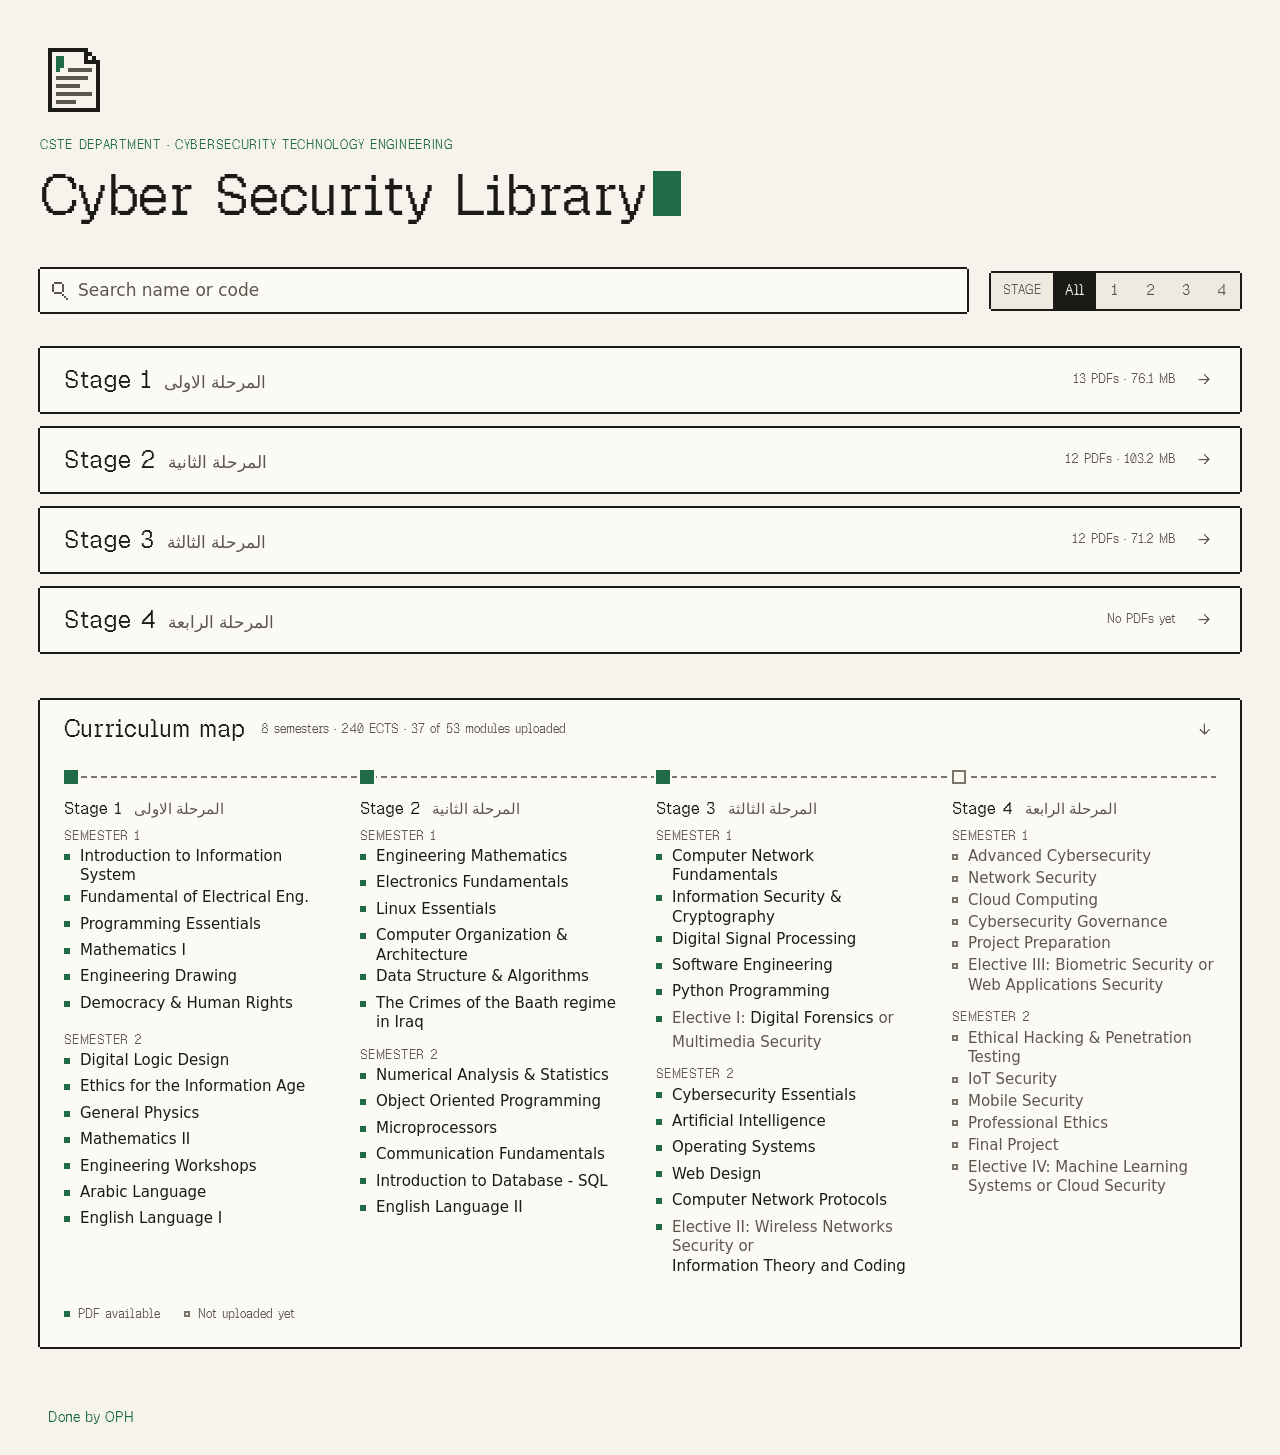
<file: index.html>
<!doctype html>
<html lang="en">
  <head>
    <meta charset="utf-8">
    <meta http-equiv="Content-Security-Policy" content="default-src 'none'; script-src 'self' 'sha256-8cCZ+iEkutUOe0FOSKgRsSOCB29dDasWtrSFuwWB/fg='; style-src 'self'; img-src 'self' data:; font-src 'self'; connect-src 'self'; manifest-src 'self'; base-uri 'none'; form-action 'none'; object-src 'none'; upgrade-insecure-requests">
    <meta name="viewport" content="width=device-width, initial-scale=1">
    <title>Cyber Security Library · CSTE</title>
    <meta name="description" content="Lecture PDFs for the Cybersecurity Technology Engineering department, mapped to the official curriculum by stage and semester. 37 PDFs, searchable by name or module code.">
    <link rel="canonical" href="https://op-h.github.io/DBs/">
    <meta name="color-scheme" content="light dark">
    <!-- Values are design.md --c-page; the page follows the OS light/dark setting. -->
    <meta name="theme-color" media="(prefers-color-scheme: light)" content="#F6F3EC">
    <meta name="theme-color" media="(prefers-color-scheme: dark)" content="#171513">
    <script>
      // Before first paint, so the JS-only search bar is laid out from the start instead of popping in (CLS).
      document.documentElement.classList.add("js");
    </script>
    <link rel="preload" href="fonts/GeistPixel-Square.woff2" as="font" type="font/woff2" crossorigin>
    <link rel="stylesheet" href="styles.css?v=e108ebdfd9">
    <link rel="icon" href="favicon.svg" type="image/svg+xml">
    <meta property="og:type" content="website">
    <meta property="og:site_name" content="CyberSec Library">
    <meta property="og:title" content="Cyber Security Library · CSTE">
    <meta property="og:description" content="Lecture PDFs for the Cybersecurity Technology Engineering department, mapped to the official curriculum by stage and semester. 37 PDFs, searchable by name or module code.">
    <meta property="og:url" content="https://op-h.github.io/DBs/">
    <meta property="og:locale" content="en_GB">
    <meta name="twitter:card" content="summary">
    <meta name="twitter:title" content="Cyber Security Library · CSTE">
    <meta name="twitter:description" content="Lecture PDFs for the Cybersecurity Technology Engineering department, mapped to the official curriculum by stage and semester. 37 PDFs, searchable by name or module code.">
    <script type="application/ld+json">
    {
      "@context": "https://schema.org",
      "@graph": [
        {
          "@type": "WebSite",
          "@id": "https://op-h.github.io/DBs/#website",
          "url": "https://op-h.github.io/DBs/",
          "name": "CyberSec Library",
          "inLanguage": "en"
        },
        {
          "@type": "CollectionPage",
          "@id": "https://op-h.github.io/DBs/#collection",
          "url": "https://op-h.github.io/DBs/",
          "name": "Cyber Security Curriculum Library",
          "description": "Course PDFs for the Cyber Security department, organised by stage and semester.",
          "inLanguage": "en",
          "isPartOf": { "@id": "https://op-h.github.io/DBs/#website" },
          "mainEntity": {
            "@type": "ItemList",
            "name": "Course PDFs",
            "numberOfItems": 37
          }
        }
      ]
    }
    </script>
    <script src="script.js?v=0ee3b00215" defer></script>
  </head>
  <body>
    <a class="skip-link" href="#library">Skip to library</a>

    <main id="main">
      <section class="intro wrap">
        <svg class="mark" viewBox="0 0 16 16" width="64" height="64" aria-hidden="true" focusable="false" shape-rendering="crispEdges"><rect class="px ink d6" x="2" y="0" width="1" height="1"/><rect class="px ink d5" x="3" y="0" width="1" height="1"/><rect class="px ink d4" x="4" y="0" width="1" height="1"/><rect class="px ink d3" x="5" y="0" width="1" height="1"/><rect class="px ink d2" x="6" y="0" width="1" height="1"/><rect class="px ink d1" x="7" y="0" width="1" height="1"/><rect class="px ink d0" x="8" y="0" width="1" height="1"/><rect class="px ink d7" x="9" y="0" width="1" height="1"/><rect class="px ink d6" x="10" y="0" width="1" height="1"/><rect class="px ink d5" x="11" y="0" width="1" height="1"/><rect class="px ink d3" x="2" y="1" width="1" height="1"/><rect class="px ink d2" x="11" y="1" width="1" height="1"/><rect class="px ink d1" x="12" y="1" width="1" height="1"/><rect class="px ink d0" x="2" y="2" width="1" height="1"/><rect class="px accent d6" x="4" y="2" width="1" height="1"/><rect class="px accent d5" x="5" y="2" width="1" height="1"/><rect class="px ink d7" x="11" y="2" width="1" height="1"/><rect class="px ink d5" x="13" y="2" width="1" height="1"/><rect class="px ink d5" x="2" y="3" width="1" height="1"/><rect class="px accent d3" x="4" y="3" width="1" height="1"/><rect class="px accent d2" x="5" y="3" width="1" height="1"/><rect class="px ink d4" x="11" y="3" width="1" height="1"/><rect class="px ink d3" x="12" y="3" width="1" height="1"/><rect class="px ink d2" x="13" y="3" width="1" height="1"/><rect class="px ink d1" x="14" y="3" width="1" height="1"/><rect class="px ink d2" x="2" y="4" width="1" height="1"/><rect class="px accent d0" x="4" y="4" width="1" height="1"/><rect class="px accent d7" x="5" y="4" width="1" height="1"/><rect class="px ink d6" x="14" y="4" width="1" height="1"/><rect class="px ink d7" x="2" y="5" width="1" height="1"/><rect class="px accent d5" x="4" y="5" width="1" height="1"/><rect class="px line d2" x="7" y="5" width="1" height="1"/><rect class="px line d1" x="8" y="5" width="1" height="1"/><rect class="px line d0" x="9" y="5" width="1" height="1"/><rect class="px line d7" x="10" y="5" width="1" height="1"/><rect class="px line d6" x="11" y="5" width="1" height="1"/><rect class="px line d5" x="12" y="5" width="1" height="1"/><rect class="px ink d3" x="14" y="5" width="1" height="1"/><rect class="px ink d4" x="2" y="6" width="1" height="1"/><rect class="px ink d0" x="14" y="6" width="1" height="1"/><rect class="px ink d1" x="2" y="7" width="1" height="1"/><rect class="px line d7" x="4" y="7" width="1" height="1"/><rect class="px line d6" x="5" y="7" width="1" height="1"/><rect class="px line d5" x="6" y="7" width="1" height="1"/><rect class="px line d4" x="7" y="7" width="1" height="1"/><rect class="px line d3" x="8" y="7" width="1" height="1"/><rect class="px line d2" x="9" y="7" width="1" height="1"/><rect class="px line d1" x="10" y="7" width="1" height="1"/><rect class="px line d0" x="11" y="7" width="1" height="1"/><rect class="px ink d5" x="14" y="7" width="1" height="1"/><rect class="px ink d6" x="2" y="8" width="1" height="1"/><rect class="px ink d2" x="14" y="8" width="1" height="1"/><rect class="px ink d3" x="2" y="9" width="1" height="1"/><rect class="px line d1" x="4" y="9" width="1" height="1"/><rect class="px line d0" x="5" y="9" width="1" height="1"/><rect class="px line d7" x="6" y="9" width="1" height="1"/><rect class="px line d6" x="7" y="9" width="1" height="1"/><rect class="px line d5" x="8" y="9" width="1" height="1"/><rect class="px line d4" x="9" y="9" width="1" height="1"/><rect class="px ink d7" x="14" y="9" width="1" height="1"/><rect class="px ink d0" x="2" y="10" width="1" height="1"/><rect class="px ink d4" x="14" y="10" width="1" height="1"/><rect class="px ink d5" x="2" y="11" width="1" height="1"/><rect class="px line d3" x="4" y="11" width="1" height="1"/><rect class="px line d2" x="5" y="11" width="1" height="1"/><rect class="px line d1" x="6" y="11" width="1" height="1"/><rect class="px line d0" x="7" y="11" width="1" height="1"/><rect class="px line d7" x="8" y="11" width="1" height="1"/><rect class="px line d6" x="9" y="11" width="1" height="1"/><rect class="px line d5" x="10" y="11" width="1" height="1"/><rect class="px line d4" x="11" y="11" width="1" height="1"/><rect class="px line d3" x="12" y="11" width="1" height="1"/><rect class="px ink d1" x="14" y="11" width="1" height="1"/><rect class="px ink d2" x="2" y="12" width="1" height="1"/><rect class="px ink d6" x="14" y="12" width="1" height="1"/><rect class="px ink d7" x="2" y="13" width="1" height="1"/><rect class="px line d5" x="4" y="13" width="1" height="1"/><rect class="px line d4" x="5" y="13" width="1" height="1"/><rect class="px line d3" x="6" y="13" width="1" height="1"/><rect class="px line d2" x="7" y="13" width="1" height="1"/><rect class="px line d1" x="8" y="13" width="1" height="1"/><rect class="px ink d3" x="14" y="13" width="1" height="1"/><rect class="px ink d4" x="2" y="14" width="1" height="1"/><rect class="px ink d0" x="14" y="14" width="1" height="1"/><rect class="px ink d1" x="2" y="15" width="1" height="1"/><rect class="px ink d0" x="3" y="15" width="1" height="1"/><rect class="px ink d7" x="4" y="15" width="1" height="1"/><rect class="px ink d6" x="5" y="15" width="1" height="1"/><rect class="px ink d5" x="6" y="15" width="1" height="1"/><rect class="px ink d4" x="7" y="15" width="1" height="1"/><rect class="px ink d3" x="8" y="15" width="1" height="1"/><rect class="px ink d2" x="9" y="15" width="1" height="1"/><rect class="px ink d1" x="10" y="15" width="1" height="1"/><rect class="px ink d0" x="11" y="15" width="1" height="1"/><rect class="px ink d7" x="12" y="15" width="1" height="1"/><rect class="px ink d6" x="13" y="15" width="1" height="1"/><rect class="px ink d5" x="14" y="15" width="1" height="1"/></svg>
        <p class="eyebrow">CSTE Department · Cybersecurity Technology Engineering</p>
        <h1 id="pageTitle">Cyber Security Library<span class="cursor" aria-hidden="true"></span></h1>
        <nav class="stage-nav" aria-label="Jump to stage">
          <ul role="list">
          <li><a href="#stage-1">Stage 1 <span class="count">13<span class="visually-hidden"> files</span></span></a></li>
          <li><a href="#stage-2">Stage 2 <span class="count">12<span class="visually-hidden"> files</span></span></a></li>
          <li><a href="#stage-3">Stage 3 <span class="count">12<span class="visually-hidden"> files</span></span></a></li>
          <li><a href="#stage-4">Stage 4 <span class="count">0<span class="visually-hidden"> files</span></span></a></li>
          </ul>
        </nav>
      </section>

      <form class="controls" id="controls" role="search" aria-label="Search and filter the library">
        <div class="wrap controls-inner">
          <div class="search">
            <label class="search-label" for="q">Search courses</label>
            <input class="search-input" id="q" name="q" type="search" placeholder="Search name or code" autocomplete="off" spellcheck="false" enterkeyhint="search">
          </div>
          <fieldset class="segmented" id="stageFilter">
            <legend>Stage</legend>
            <label><input type="radio" name="stage" value="" checked><span>All</span></label>
            <label><input type="radio" name="stage" value="1"><span>1</span></label>
            <label><input type="radio" name="stage" value="2"><span>2</span></label>
            <label><input type="radio" name="stage" value="3"><span>3</span></label>
            <label><input type="radio" name="stage" value="4"><span>4</span></label>
          </fieldset>
          <p class="results" id="results" role="status" aria-live="polite"></p>
          <button class="btn btn--quiet" type="button" id="resetFilters" hidden>Clear search</button>
        </div>
      </form>

      <div class="library wrap" id="library" tabindex="-1">

      <details class="stage" id="stage-1" data-stage="1">
        <summary class="stage-summary">
          <h2 class="stage-title" id="stage-1-title">Stage 1 <span class="ar" lang="ar" dir="rtl">المرحلة الاولى</span></h2>
          <span class="stage-count">13 PDFs · 76.1 MB</span>
          <span class="chev" aria-hidden="true"></span>
        </summary>
        <div class="stage-body">
          <section class="term" data-term="1">
            <h3 class="term-title" id="stage-1-sem-1">Semester 1 <span class="term-ects">30 ECTS</span></h3>
            <ul class="course-list" role="list">
            <li class="course" id="s1-1-introduction-to-information-system" data-stage="1" data-term="1" data-search="introduction to information system introduction to information system cste1101 مقدمة في نظم المعلومات stage1 semester1 المرحلة الاولى الكورس الاول">
              <details class="course-item" name="course">
                <summary class="course-row">
                  <code class="course-code">CSTE1101</code>
                  <span class="course-title">Introduction to Information System</span>
                  <span class="course-meta"><span class="visually-hidden">, </span>3.0 MB</span>
                  <span class="chev" aria-hidden="true"></span>
                </summary>
                <div class="preview">
                  <img class="preview-cover" src="covers/s1-1-introduction-to-information-system.jpg" width="120" height="160" alt="" loading="lazy" decoding="async">
                  <div class="preview-info">
                    <p class="preview-ar" lang="ar" dir="rtl">مقدمة في نظم المعلومات</p>
                    <dl class="facts"><div><dt>Type</dt><dd>Core</dd></div><div><dt>ECTS</dt><dd>6</dd></div><div><dt>Workload</dt><dd>150 h <span class="muted">(79 h scheduled)</span></dd></div><div><dt>Taught in</dt><dd>English</dd></div><div><dt>File</dt><dd>124 pages · 3.0 MB</dd></div></dl>
                    <div class="preview-actions">
                      <a class="btn btn--primary" href="%D8%A7%D9%84%D9%85%D8%B1%D8%AD%D9%84%D8%A9%20%D8%A7%D9%84%D8%A7%D9%88%D9%84%D9%89/%D8%A7%D9%84%D9%83%D9%88%D8%B1%D8%B3%20%D8%A7%D9%84%D8%A7%D9%88%D9%84/Introduction%20to%20Information%20System.pdf" type="application/pdf" target="_blank" rel="noopener" aria-describedby="newTabHint">Open PDF<span class="visually-hidden"> Introduction to Information System</span></a>
                      <a class="btn" href="%D8%A7%D9%84%D9%85%D8%B1%D8%AD%D9%84%D8%A9%20%D8%A7%D9%84%D8%A7%D9%88%D9%84%D9%89/%D8%A7%D9%84%D9%83%D9%88%D8%B1%D8%B3%20%D8%A7%D9%84%D8%A7%D9%88%D9%84/Introduction%20to%20Information%20System.pdf" type="application/pdf" download="Introduction to Information System.pdf">Download<span class="visually-hidden"> Introduction to Information System, 3.0 MB</span></a>
                    </div>
                  </div>
                </div>
              </details>
            </li>
            <li class="course" id="s1-1-fundamental-of-electrical-eng" data-stage="1" data-term="1" data-search="fundamental of electrical eng fundamental of electrical eng. cste1102 أسس الهندسة الكهربائية stage1 semester1 المرحلة الاولى الكورس الاول">
              <details class="course-item" name="course">
                <summary class="course-row">
                  <code class="course-code">CSTE1102</code>
                  <span class="course-title">Fundamental of Electrical Eng.</span>
                  <span class="course-meta"><span class="visually-hidden">, </span>8.9 MB</span>
                  <span class="chev" aria-hidden="true"></span>
                </summary>
                <div class="preview">
                  <img class="preview-cover" src="covers/s1-1-fundamental-of-electrical-eng.jpg" width="120" height="160" alt="" loading="lazy" decoding="async">
                  <div class="preview-info">
                    <p class="preview-ar" lang="ar" dir="rtl">أسس الهندسة الكهربائية</p>
                    <dl class="facts"><div><dt>Type</dt><dd>Core</dd></div><div><dt>ECTS</dt><dd>6</dd></div><div><dt>Workload</dt><dd>150 h <span class="muted">(79 h scheduled)</span></dd></div><div><dt>Taught in</dt><dd>English</dd></div><div><dt>File</dt><dd>74 pages · 8.9 MB</dd></div></dl>
                    <div class="preview-actions">
                      <a class="btn btn--primary" href="%D8%A7%D9%84%D9%85%D8%B1%D8%AD%D9%84%D8%A9%20%D8%A7%D9%84%D8%A7%D9%88%D9%84%D9%89/%D8%A7%D9%84%D9%83%D9%88%D8%B1%D8%B3%20%D8%A7%D9%84%D8%A7%D9%88%D9%84/Fundamental%20of%20Electrical%20Eng%20.pdf" type="application/pdf" target="_blank" rel="noopener" aria-describedby="newTabHint">Open PDF<span class="visually-hidden"> Fundamental of Electrical Eng.</span></a>
                      <a class="btn" href="%D8%A7%D9%84%D9%85%D8%B1%D8%AD%D9%84%D8%A9%20%D8%A7%D9%84%D8%A7%D9%88%D9%84%D9%89/%D8%A7%D9%84%D9%83%D9%88%D8%B1%D8%B3%20%D8%A7%D9%84%D8%A7%D9%88%D9%84/Fundamental%20of%20Electrical%20Eng%20.pdf" type="application/pdf" download="Fundamental of Electrical Eng.pdf">Download<span class="visually-hidden"> Fundamental of Electrical Eng., 8.9 MB</span></a>
                    </div>
                  </div>
                </div>
              </details>
            </li>
            <li class="course" id="s1-1-programming-essentials" data-stage="1" data-term="1" data-search="programming essentials programming essentials cste1103 أساسيات البرمجة stage1 semester1 المرحلة الاولى الكورس الاول">
              <details class="course-item" name="course">
                <summary class="course-row">
                  <code class="course-code">CSTE1103</code>
                  <span class="course-title">Programming Essentials</span>
                  <span class="course-meta"><span class="visually-hidden">, </span>3.0 MB</span>
                  <span class="chev" aria-hidden="true"></span>
                </summary>
                <div class="preview">
                  <img class="preview-cover" src="covers/s1-1-programming-essentials.jpg" width="120" height="160" alt="" loading="lazy" decoding="async">
                  <div class="preview-info">
                    <p class="preview-ar" lang="ar" dir="rtl">أساسيات البرمجة</p>
                    <dl class="facts"><div><dt>Type</dt><dd>Core</dd></div><div><dt>ECTS</dt><dd>6</dd></div><div><dt>Workload</dt><dd>150 h <span class="muted">(79 h scheduled)</span></dd></div><div><dt>Taught in</dt><dd>English</dd></div><div><dt>File</dt><dd>93 pages · 3.0 MB</dd></div></dl>
                    <div class="preview-actions">
                      <a class="btn btn--primary" href="%D8%A7%D9%84%D9%85%D8%B1%D8%AD%D9%84%D8%A9%20%D8%A7%D9%84%D8%A7%D9%88%D9%84%D9%89/%D8%A7%D9%84%D9%83%D9%88%D8%B1%D8%B3%20%D8%A7%D9%84%D8%A7%D9%88%D9%84/Programming%20Essentials.pdf" type="application/pdf" target="_blank" rel="noopener" aria-describedby="newTabHint">Open PDF<span class="visually-hidden"> Programming Essentials</span></a>
                      <a class="btn" href="%D8%A7%D9%84%D9%85%D8%B1%D8%AD%D9%84%D8%A9%20%D8%A7%D9%84%D8%A7%D9%88%D9%84%D9%89/%D8%A7%D9%84%D9%83%D9%88%D8%B1%D8%B3%20%D8%A7%D9%84%D8%A7%D9%88%D9%84/Programming%20Essentials.pdf" type="application/pdf" download="Programming Essentials.pdf">Download<span class="visually-hidden"> Programming Essentials, 3.0 MB</span></a>
                    </div>
                  </div>
                </div>
              </details>
            </li>
            <li class="course" id="s1-1-mathematics-1" data-stage="1" data-term="1" data-search="mathematics 1 mathematics i cste1104 الرياضيات i stage1 semester1 المرحلة الاولى الكورس الاول">
              <details class="course-item" name="course">
                <summary class="course-row">
                  <code class="course-code">CSTE1104</code>
                  <span class="course-title">Mathematics I</span>
                  <span class="course-meta"><span class="visually-hidden">, </span>2.8 MB</span>
                  <span class="chev" aria-hidden="true"></span>
                </summary>
                <div class="preview">
                  <img class="preview-cover" src="covers/s1-1-mathematics-1.jpg" width="120" height="160" alt="" loading="lazy" decoding="async">
                  <div class="preview-info">
                    <p class="preview-ar" lang="ar" dir="rtl">الرياضيات I</p>
                    <dl class="facts"><div><dt>Type</dt><dd>Support</dd></div><div><dt>ECTS</dt><dd>5</dd></div><div><dt>Workload</dt><dd>125 h <span class="muted">(63 h scheduled)</span></dd></div><div><dt>Taught in</dt><dd>English</dd></div><div><dt>File</dt><dd>45 pages · 2.8 MB</dd></div></dl>
                    <div class="preview-actions">
                      <a class="btn btn--primary" href="%D8%A7%D9%84%D9%85%D8%B1%D8%AD%D9%84%D8%A9%20%D8%A7%D9%84%D8%A7%D9%88%D9%84%D9%89/%D8%A7%D9%84%D9%83%D9%88%D8%B1%D8%B3%20%D8%A7%D9%84%D8%A7%D9%88%D9%84/Mathematics%201.pdf" type="application/pdf" target="_blank" rel="noopener" aria-describedby="newTabHint">Open PDF<span class="visually-hidden"> Mathematics I</span></a>
                      <a class="btn" href="%D8%A7%D9%84%D9%85%D8%B1%D8%AD%D9%84%D8%A9%20%D8%A7%D9%84%D8%A7%D9%88%D9%84%D9%89/%D8%A7%D9%84%D9%83%D9%88%D8%B1%D8%B3%20%D8%A7%D9%84%D8%A7%D9%88%D9%84/Mathematics%201.pdf" type="application/pdf" download="Mathematics 1.pdf">Download<span class="visually-hidden"> Mathematics I, 2.8 MB</span></a>
                    </div>
                  </div>
                </div>
              </details>
            </li>
            <li class="course" id="s1-1-engineering-drawing" data-stage="1" data-term="1" data-search="engineering drawing engineering drawing cste1105 الرسم الهندسي stage1 semester1 المرحلة الاولى الكورس الاول">
              <details class="course-item" name="course">
                <summary class="course-row">
                  <code class="course-code">CSTE1105</code>
                  <span class="course-title">Engineering Drawing</span>
                  <span class="course-meta"><span class="visually-hidden">, </span>1.2 MB</span>
                  <span class="chev" aria-hidden="true"></span>
                </summary>
                <div class="preview">
                  <img class="preview-cover" src="covers/s1-1-engineering-drawing.jpg" width="120" height="160" alt="" loading="lazy" decoding="async">
                  <div class="preview-info">
                    <p class="preview-ar" lang="ar" dir="rtl">الرسم الهندسي</p>
                    <dl class="facts"><div><dt>Type</dt><dd>Support</dd></div><div><dt>ECTS</dt><dd>5</dd></div><div><dt>Workload</dt><dd>125 h <span class="muted">(63 h scheduled)</span></dd></div><div><dt>Taught in</dt><dd>English</dd></div><div><dt>File</dt><dd>63 pages · 1.2 MB</dd></div></dl>
                    <div class="preview-actions">
                      <a class="btn btn--primary" href="%D8%A7%D9%84%D9%85%D8%B1%D8%AD%D9%84%D8%A9%20%D8%A7%D9%84%D8%A7%D9%88%D9%84%D9%89/%D8%A7%D9%84%D9%83%D9%88%D8%B1%D8%B3%20%D8%A7%D9%84%D8%A7%D9%88%D9%84/Engineering%20Drawing.pdf" type="application/pdf" target="_blank" rel="noopener" aria-describedby="newTabHint">Open PDF<span class="visually-hidden"> Engineering Drawing</span></a>
                      <a class="btn" href="%D8%A7%D9%84%D9%85%D8%B1%D8%AD%D9%84%D8%A9%20%D8%A7%D9%84%D8%A7%D9%88%D9%84%D9%89/%D8%A7%D9%84%D9%83%D9%88%D8%B1%D8%B3%20%D8%A7%D9%84%D8%A7%D9%88%D9%84/Engineering%20Drawing.pdf" type="application/pdf" download="Engineering Drawing.pdf">Download<span class="visually-hidden"> Engineering Drawing, 1.2 MB</span></a>
                    </div>
                  </div>
                </div>
              </details>
            </li>
            <li class="course" id="s1-1-democracy-and-human-rights" data-stage="1" data-term="1" data-search="democracy &amp; human rights democracy &amp; human rights cste1106 الديمقراطية وحقوق الإنسان stage1 semester1 المرحلة الاولى الكورس الاول">
              <details class="course-item" name="course">
                <summary class="course-row">
                  <code class="course-code">CSTE1106</code>
                  <span class="course-title">Democracy &amp; Human Rights</span>
                  <span class="course-meta"><span class="visually-hidden">, </span>4.4 MB</span>
                  <span class="chev" aria-hidden="true"></span>
                </summary>
                <div class="preview">
                  <img class="preview-cover" src="covers/s1-1-democracy-and-human-rights.jpg" width="120" height="160" alt="" loading="lazy" decoding="async">
                  <div class="preview-info">
                    <p class="preview-ar" lang="ar" dir="rtl">الديمقراطية وحقوق الإنسان</p>
                    <dl class="facts"><div><dt>Type</dt><dd>Basic</dd></div><div><dt>ECTS</dt><dd>2</dd></div><div><dt>Workload</dt><dd>50 h <span class="muted">(33 h scheduled)</span></dd></div><div><dt>Taught in</dt><dd>Arabic</dd></div><div><dt>File</dt><dd>77 pages · 4.4 MB</dd></div></dl>
                    <div class="preview-actions">
                      <a class="btn btn--primary" href="%D8%A7%D9%84%D9%85%D8%B1%D8%AD%D9%84%D8%A9%20%D8%A7%D9%84%D8%A7%D9%88%D9%84%D9%89/%D8%A7%D9%84%D9%83%D9%88%D8%B1%D8%B3%20%D8%A7%D9%84%D8%A7%D9%88%D9%84/Democracy%20%26%20Human%20Rights.pdf" type="application/pdf" target="_blank" rel="noopener" aria-describedby="newTabHint">Open PDF<span class="visually-hidden"> Democracy &amp; Human Rights</span></a>
                      <a class="btn" href="%D8%A7%D9%84%D9%85%D8%B1%D8%AD%D9%84%D8%A9%20%D8%A7%D9%84%D8%A7%D9%88%D9%84%D9%89/%D8%A7%D9%84%D9%83%D9%88%D8%B1%D8%B3%20%D8%A7%D9%84%D8%A7%D9%88%D9%84/Democracy%20%26%20Human%20Rights.pdf" type="application/pdf" download="Democracy &amp; Human Rights.pdf">Download<span class="visually-hidden"> Democracy &amp; Human Rights, 4.4 MB</span></a>
                    </div>
                  </div>
                </div>
              </details>
            </li>
            </ul>
          </section>
          <section class="term" data-term="2">
            <h3 class="term-title" id="stage-1-sem-2">Semester 2 <span class="term-ects">30 ECTS</span></h3>
            <ul class="course-list" role="list">
            <li class="course" id="s1-2-digital-logic-design" data-stage="1" data-term="2" data-search="digital logic design digital logic design cste1201 التصميم المنطقي الرقمي stage1 semester2 المرحلة الاولى الكورس الثاني">
              <details class="course-item" name="course">
                <summary class="course-row">
                  <code class="course-code">CSTE1201</code>
                  <span class="course-title">Digital Logic Design</span>
                  <span class="course-meta"><span class="visually-hidden">, </span>4.7 MB</span>
                  <span class="chev" aria-hidden="true"></span>
                </summary>
                <div class="preview">
                  <img class="preview-cover" src="covers/s1-2-digital-logic-design.jpg" width="120" height="160" alt="" loading="lazy" decoding="async">
                  <div class="preview-info">
                    <p class="preview-ar" lang="ar" dir="rtl">التصميم المنطقي الرقمي</p>
                    <dl class="facts"><div><dt>Type</dt><dd>Core</dd></div><div><dt>ECTS</dt><dd>6</dd></div><div><dt>Workload</dt><dd>150 h <span class="muted">(79 h scheduled)</span></dd></div><div><dt>Taught in</dt><dd>English</dd></div><div><dt>File</dt><dd>73 pages · 4.7 MB</dd></div></dl>
                    <div class="preview-actions">
                      <a class="btn btn--primary" href="%D8%A7%D9%84%D9%85%D8%B1%D8%AD%D9%84%D8%A9%20%D8%A7%D9%84%D8%A7%D9%88%D9%84%D9%89/%D8%A7%D9%84%D9%83%D9%88%D8%B1%D8%B3%20%D8%A7%D9%84%D8%AB%D8%A7%D9%86%D9%8A/Digital%20Logic%20Design%20.pdf" type="application/pdf" target="_blank" rel="noopener" aria-describedby="newTabHint">Open PDF<span class="visually-hidden"> Digital Logic Design</span></a>
                      <a class="btn" href="%D8%A7%D9%84%D9%85%D8%B1%D8%AD%D9%84%D8%A9%20%D8%A7%D9%84%D8%A7%D9%88%D9%84%D9%89/%D8%A7%D9%84%D9%83%D9%88%D8%B1%D8%B3%20%D8%A7%D9%84%D8%AB%D8%A7%D9%86%D9%8A/Digital%20Logic%20Design%20.pdf" type="application/pdf" download="Digital Logic Design.pdf">Download<span class="visually-hidden"> Digital Logic Design, 4.7 MB</span></a>
                    </div>
                  </div>
                </div>
              </details>
            </li>
            <li class="course" id="s1-2-ethics-for-the-information-age" data-stage="1" data-term="2" data-search="ethics for the information age ethics for the information age cste1202 أخلاقيات عصر المعلومات stage1 semester2 المرحلة الاولى الكورس الثاني">
              <details class="course-item" name="course">
                <summary class="course-row">
                  <code class="course-code">CSTE1202</code>
                  <span class="course-title">Ethics for the Information Age</span>
                  <span class="course-meta"><span class="visually-hidden">, </span>4.3 MB</span>
                  <span class="chev" aria-hidden="true"></span>
                </summary>
                <div class="preview">
                  <img class="preview-cover" src="covers/s1-2-ethics-for-the-information-age.jpg" width="120" height="160" alt="" loading="lazy" decoding="async">
                  <div class="preview-info">
                    <p class="preview-ar" lang="ar" dir="rtl">أخلاقيات عصر المعلومات</p>
                    <dl class="facts"><div><dt>Type</dt><dd>Core</dd></div><div><dt>ECTS</dt><dd>4</dd></div><div><dt>Workload</dt><dd>100 h <span class="muted">(48 h scheduled)</span></dd></div><div><dt>Taught in</dt><dd>English</dd></div><div><dt>File</dt><dd>29 pages · 4.3 MB</dd></div></dl>
                    <div class="preview-actions">
                      <a class="btn btn--primary" href="%D8%A7%D9%84%D9%85%D8%B1%D8%AD%D9%84%D8%A9%20%D8%A7%D9%84%D8%A7%D9%88%D9%84%D9%89/%D8%A7%D9%84%D9%83%D9%88%D8%B1%D8%B3%20%D8%A7%D9%84%D8%AB%D8%A7%D9%86%D9%8A/Ethics%20for%20the%20Information%20Age.pdf" type="application/pdf" target="_blank" rel="noopener" aria-describedby="newTabHint">Open PDF<span class="visually-hidden"> Ethics for the Information Age</span></a>
                      <a class="btn" href="%D8%A7%D9%84%D9%85%D8%B1%D8%AD%D9%84%D8%A9%20%D8%A7%D9%84%D8%A7%D9%88%D9%84%D9%89/%D8%A7%D9%84%D9%83%D9%88%D8%B1%D8%B3%20%D8%A7%D9%84%D8%AB%D8%A7%D9%86%D9%8A/Ethics%20for%20the%20Information%20Age.pdf" type="application/pdf" download="Ethics for the Information Age.pdf">Download<span class="visually-hidden"> Ethics for the Information Age, 4.3 MB</span></a>
                    </div>
                  </div>
                </div>
              </details>
            </li>
            <li class="course" id="s1-2-general-physics" data-stage="1" data-term="2" data-search="general physics general physics cste1203 الفيزياء العامة stage1 semester2 المرحلة الاولى الكورس الثاني">
              <details class="course-item" name="course">
                <summary class="course-row">
                  <code class="course-code">CSTE1203</code>
                  <span class="course-title">General Physics</span>
                  <span class="course-meta"><span class="visually-hidden">, </span>7.2 MB</span>
                  <span class="chev" aria-hidden="true"></span>
                </summary>
                <div class="preview">
                  <img class="preview-cover" src="covers/s1-2-general-physics.jpg" width="120" height="160" alt="" loading="lazy" decoding="async">
                  <div class="preview-info">
                    <p class="preview-ar" lang="ar" dir="rtl">الفيزياء العامة</p>
                    <dl class="facts"><div><dt>Type</dt><dd>Support</dd></div><div><dt>ECTS</dt><dd>5</dd></div><div><dt>Workload</dt><dd>125 h <span class="muted">(79 h scheduled)</span></dd></div><div><dt>Taught in</dt><dd>English</dd></div><div><dt>File</dt><dd>197 pages · 7.2 MB</dd></div></dl>
                    <div class="preview-actions">
                      <a class="btn btn--primary" href="%D8%A7%D9%84%D9%85%D8%B1%D8%AD%D9%84%D8%A9%20%D8%A7%D9%84%D8%A7%D9%88%D9%84%D9%89/%D8%A7%D9%84%D9%83%D9%88%D8%B1%D8%B3%20%D8%A7%D9%84%D8%AB%D8%A7%D9%86%D9%8A/General%20Physics%20.pdf" type="application/pdf" target="_blank" rel="noopener" aria-describedby="newTabHint">Open PDF<span class="visually-hidden"> General Physics</span></a>
                      <a class="btn" href="%D8%A7%D9%84%D9%85%D8%B1%D8%AD%D9%84%D8%A9%20%D8%A7%D9%84%D8%A7%D9%88%D9%84%D9%89/%D8%A7%D9%84%D9%83%D9%88%D8%B1%D8%B3%20%D8%A7%D9%84%D8%AB%D8%A7%D9%86%D9%8A/General%20Physics%20.pdf" type="application/pdf" download="General Physics.pdf">Download<span class="visually-hidden"> General Physics, 7.2 MB</span></a>
                    </div>
                  </div>
                </div>
              </details>
            </li>
            <li class="course" id="s1-2-mathematics-2" data-stage="1" data-term="2" data-search="mathematics 2 mathematics ii cste1204 الرياضيات ii stage1 semester2 المرحلة الاولى الكورس الثاني">
              <details class="course-item" name="course">
                <summary class="course-row">
                  <code class="course-code">CSTE1204</code>
                  <span class="course-title">Mathematics II</span>
                  <span class="course-meta"><span class="visually-hidden">, </span>2.1 MB</span>
                  <span class="chev" aria-hidden="true"></span>
                </summary>
                <div class="preview">
                  <img class="preview-cover" src="covers/s1-2-mathematics-2.jpg" width="120" height="160" alt="" loading="lazy" decoding="async">
                  <div class="preview-info">
                    <p class="preview-ar" lang="ar" dir="rtl">الرياضيات II</p>
                    <dl class="facts"><div><dt>Type</dt><dd>Support</dd></div><div><dt>ECTS</dt><dd>6</dd></div><div><dt>Workload</dt><dd>150 h <span class="muted">(78 h scheduled)</span></dd></div><div><dt>Taught in</dt><dd>English</dd></div><div><dt>Requires</dt><dd><span><code>CSTE1104</code> Mathematics I</span></dd></div><div><dt>File</dt><dd>24 pages · 2.1 MB</dd></div></dl>
                    <div class="preview-actions">
                      <a class="btn btn--primary" href="%D8%A7%D9%84%D9%85%D8%B1%D8%AD%D9%84%D8%A9%20%D8%A7%D9%84%D8%A7%D9%88%D9%84%D9%89/%D8%A7%D9%84%D9%83%D9%88%D8%B1%D8%B3%20%D8%A7%D9%84%D8%AB%D8%A7%D9%86%D9%8A/Mathematics%202.pdf" type="application/pdf" target="_blank" rel="noopener" aria-describedby="newTabHint">Open PDF<span class="visually-hidden"> Mathematics II</span></a>
                      <a class="btn" href="%D8%A7%D9%84%D9%85%D8%B1%D8%AD%D9%84%D8%A9%20%D8%A7%D9%84%D8%A7%D9%88%D9%84%D9%89/%D8%A7%D9%84%D9%83%D9%88%D8%B1%D8%B3%20%D8%A7%D9%84%D8%AB%D8%A7%D9%86%D9%8A/Mathematics%202.pdf" type="application/pdf" download="Mathematics 2.pdf">Download<span class="visually-hidden"> Mathematics II, 2.1 MB</span></a>
                    </div>
                  </div>
                </div>
              </details>
            </li>
            <li class="course" id="s1-2-engineering-workshops" data-stage="1" data-term="2" data-search="engineering workshops engineering workshops cste1205 الورش الهندسية stage1 semester2 المرحلة الاولى الكورس الثاني">
              <details class="course-item" name="course">
                <summary class="course-row">
                  <code class="course-code">CSTE1205</code>
                  <span class="course-title">Engineering Workshops</span>
                  <span class="course-meta"><span class="visually-hidden">, </span>3.1 MB</span>
                  <span class="chev" aria-hidden="true"></span>
                </summary>
                <div class="preview">
                  <img class="preview-cover" src="covers/s1-2-engineering-workshops.jpg" width="120" height="160" alt="" loading="lazy" decoding="async">
                  <div class="preview-info">
                    <p class="preview-ar" lang="ar" dir="rtl">الورش الهندسية</p>
                    <dl class="facts"><div><dt>Type</dt><dd>Support</dd></div><div><dt>ECTS</dt><dd>5</dd></div><div><dt>Workload</dt><dd>125 h <span class="muted">(64 h scheduled)</span></dd></div><div><dt>Taught in</dt><dd>Arabic</dd></div><div><dt>File</dt><dd>96 pages · 3.1 MB</dd></div></dl>
                    <div class="preview-actions">
                      <a class="btn btn--primary" href="%D8%A7%D9%84%D9%85%D8%B1%D8%AD%D9%84%D8%A9%20%D8%A7%D9%84%D8%A7%D9%88%D9%84%D9%89/%D8%A7%D9%84%D9%83%D9%88%D8%B1%D8%B3%20%D8%A7%D9%84%D8%AB%D8%A7%D9%86%D9%8A/Engineering%20Workshops.pdf" type="application/pdf" target="_blank" rel="noopener" aria-describedby="newTabHint">Open PDF<span class="visually-hidden"> Engineering Workshops</span></a>
                      <a class="btn" href="%D8%A7%D9%84%D9%85%D8%B1%D8%AD%D9%84%D8%A9%20%D8%A7%D9%84%D8%A7%D9%88%D9%84%D9%89/%D8%A7%D9%84%D9%83%D9%88%D8%B1%D8%B3%20%D8%A7%D9%84%D8%AB%D8%A7%D9%86%D9%8A/Engineering%20Workshops.pdf" type="application/pdf" download="Engineering Workshops.pdf">Download<span class="visually-hidden"> Engineering Workshops, 3.1 MB</span></a>
                    </div>
                  </div>
                </div>
              </details>
            </li>
            <li class="course" id="s1-2-arabic-language-1" data-stage="1" data-term="2" data-search="arabic language 1 arabic language cste1206 اللغة العربية stage1 semester2 المرحلة الاولى الكورس الثاني">
              <details class="course-item" name="course">
                <summary class="course-row">
                  <code class="course-code">CSTE1206</code>
                  <span class="course-title">Arabic Language</span>
                  <span class="course-meta"><span class="visually-hidden">, </span>2.4 MB</span>
                  <span class="chev" aria-hidden="true"></span>
                </summary>
                <div class="preview">
                  <img class="preview-cover" src="covers/s1-2-arabic-language-1.jpg" width="120" height="160" alt="" loading="lazy" decoding="async">
                  <div class="preview-info">
                    <p class="preview-ar" lang="ar" dir="rtl">اللغة العربية</p>
                    <dl class="facts"><div><dt>Type</dt><dd>Basic</dd></div><div><dt>ECTS</dt><dd>2</dd></div><div><dt>Workload</dt><dd>50 h <span class="muted">(33 h scheduled)</span></dd></div><div><dt>Taught in</dt><dd>Arabic</dd></div><div><dt>File</dt><dd>83 pages · 2.4 MB</dd></div></dl>
                    <div class="preview-actions">
                      <a class="btn btn--primary" href="%D8%A7%D9%84%D9%85%D8%B1%D8%AD%D9%84%D8%A9%20%D8%A7%D9%84%D8%A7%D9%88%D9%84%D9%89/%D8%A7%D9%84%D9%83%D9%88%D8%B1%D8%B3%20%D8%A7%D9%84%D8%AB%D8%A7%D9%86%D9%8A/Arabic%20Language%201.pdf" type="application/pdf" target="_blank" rel="noopener" aria-describedby="newTabHint">Open PDF<span class="visually-hidden"> Arabic Language</span></a>
                      <a class="btn" href="%D8%A7%D9%84%D9%85%D8%B1%D8%AD%D9%84%D8%A9%20%D8%A7%D9%84%D8%A7%D9%88%D9%84%D9%89/%D8%A7%D9%84%D9%83%D9%88%D8%B1%D8%B3%20%D8%A7%D9%84%D8%AB%D8%A7%D9%86%D9%8A/Arabic%20Language%201.pdf" type="application/pdf" download="Arabic Language 1.pdf">Download<span class="visually-hidden"> Arabic Language, 2.4 MB</span></a>
                    </div>
                  </div>
                </div>
              </details>
            </li>
            <li class="course" id="s1-2-english-language-1" data-stage="1" data-term="2" data-search="english language 1 english language i cste1207 اللغة الإنكليزية i stage1 semester2 المرحلة الاولى الكورس الثاني">
              <details class="course-item" name="course">
                <summary class="course-row">
                  <code class="course-code">CSTE1207</code>
                  <span class="course-title">English Language I</span>
                  <span class="course-meta"><span class="visually-hidden">, </span>29.1 MB<span class="visually-hidden">, </span><span class="flag">Large</span></span>
                  <span class="chev" aria-hidden="true"></span>
                </summary>
                <div class="preview">
                  <img class="preview-cover" src="covers/s1-2-english-language-1.jpg" width="120" height="160" alt="" loading="lazy" decoding="async">
                  <div class="preview-info">
                    <p class="preview-ar" lang="ar" dir="rtl">اللغة الإنكليزية I</p>
                    <dl class="facts"><div><dt>Type</dt><dd>Basic</dd></div><div><dt>ECTS</dt><dd>2</dd></div><div><dt>Workload</dt><dd>50 h <span class="muted">(33 h scheduled)</span></dd></div><div><dt>Taught in</dt><dd>English</dd></div><div><dt>File</dt><dd>140 pages · 29.1 MB <span class="flag">Large file, best on Wi-Fi</span></dd></div></dl>
                    <div class="preview-actions">
                      <a class="btn btn--primary" href="%D8%A7%D9%84%D9%85%D8%B1%D8%AD%D9%84%D8%A9%20%D8%A7%D9%84%D8%A7%D9%88%D9%84%D9%89/%D8%A7%D9%84%D9%83%D9%88%D8%B1%D8%B3%20%D8%A7%D9%84%D8%AB%D8%A7%D9%86%D9%8A/English%20Language%201.pdf" type="application/pdf" target="_blank" rel="noopener" aria-describedby="newTabHint">Open PDF<span class="visually-hidden"> English Language I</span></a>
                      <a class="btn" href="%D8%A7%D9%84%D9%85%D8%B1%D8%AD%D9%84%D8%A9%20%D8%A7%D9%84%D8%A7%D9%88%D9%84%D9%89/%D8%A7%D9%84%D9%83%D9%88%D8%B1%D8%B3%20%D8%A7%D9%84%D8%AB%D8%A7%D9%86%D9%8A/English%20Language%201.pdf" type="application/pdf" download="English Language 1.pdf">Download<span class="visually-hidden"> English Language I, 29.1 MB</span></a>
                    </div>
                  </div>
                </div>
              </details>
            </li>
            </ul>
          </section>
        </div>
      </details>

      <details class="stage" id="stage-2" data-stage="2">
        <summary class="stage-summary">
          <h2 class="stage-title" id="stage-2-title">Stage 2 <span class="ar" lang="ar" dir="rtl">المرحلة الثانية</span></h2>
          <span class="stage-count">12 PDFs · 103.2 MB</span>
          <span class="chev" aria-hidden="true"></span>
        </summary>
        <div class="stage-body">
          <section class="term" data-term="1">
            <h3 class="term-title" id="stage-2-sem-1">Semester 1 <span class="term-ects">30 ECTS</span></h3>
            <ul class="course-list" role="list">
            <li class="course" id="s2-1-engineering-mathematics" data-stage="2" data-term="1" data-search="engineering mathematics engineering mathematics cste2101 الرياضيات الهندسية stage2 semester1 المرحلة الثانية الكورس الاول">
              <details class="course-item" name="course">
                <summary class="course-row">
                  <code class="course-code">CSTE2101</code>
                  <span class="course-title">Engineering Mathematics</span>
                  <span class="course-meta"><span class="visually-hidden">, </span>2.1 MB</span>
                  <span class="chev" aria-hidden="true"></span>
                </summary>
                <div class="preview">
                  <img class="preview-cover" src="covers/s2-1-engineering-mathematics.jpg" width="120" height="160" alt="" loading="lazy" decoding="async">
                  <div class="preview-info">
                    <p class="preview-ar" lang="ar" dir="rtl">الرياضيات الهندسية</p>
                    <dl class="facts"><div><dt>Type</dt><dd>Support</dd></div><div><dt>ECTS</dt><dd>6</dd></div><div><dt>Workload</dt><dd>150 h <span class="muted">(63 h scheduled)</span></dd></div><div><dt>Taught in</dt><dd>English</dd></div><div><dt>Requires</dt><dd><span><code>CSTE1204</code> Mathematics II</span></dd></div><div><dt>File</dt><dd>42 pages · 2.1 MB</dd></div></dl>
                    <div class="preview-actions">
                      <a class="btn btn--primary" href="%D8%A7%D9%84%D9%85%D8%B1%D8%AD%D9%84%D8%A9%20%D8%A7%D9%84%D8%AB%D8%A7%D9%86%D9%8A%D8%A9/%D8%A7%D9%84%D9%83%D9%88%D8%B1%D8%B3%20%D8%A7%D9%84%D8%A7%D9%88%D9%84/Engineering%20Mathematics.pdf" type="application/pdf" target="_blank" rel="noopener" aria-describedby="newTabHint">Open PDF<span class="visually-hidden"> Engineering Mathematics</span></a>
                      <a class="btn" href="%D8%A7%D9%84%D9%85%D8%B1%D8%AD%D9%84%D8%A9%20%D8%A7%D9%84%D8%AB%D8%A7%D9%86%D9%8A%D8%A9/%D8%A7%D9%84%D9%83%D9%88%D8%B1%D8%B3%20%D8%A7%D9%84%D8%A7%D9%88%D9%84/Engineering%20Mathematics.pdf" type="application/pdf" download="Engineering Mathematics.pdf">Download<span class="visually-hidden"> Engineering Mathematics, 2.1 MB</span></a>
                    </div>
                  </div>
                </div>
              </details>
            </li>
            <li class="course" id="s2-1-electronics-fundamentals" data-stage="2" data-term="1" data-search="electronics fundamentals electronics fundamentals cste2102 أسس الإلكترونيك stage2 semester1 المرحلة الثانية الكورس الاول">
              <details class="course-item" name="course">
                <summary class="course-row">
                  <code class="course-code">CSTE2102</code>
                  <span class="course-title">Electronics Fundamentals</span>
                  <span class="course-meta"><span class="visually-hidden">, </span>2.1 MB</span>
                  <span class="chev" aria-hidden="true"></span>
                </summary>
                <div class="preview">
                  <img class="preview-cover" src="covers/s2-1-electronics-fundamentals.jpg" width="120" height="160" alt="" loading="lazy" decoding="async">
                  <div class="preview-info">
                    <p class="preview-ar" lang="ar" dir="rtl">أسس الإلكترونيك</p>
                    <dl class="facts"><div><dt>Type</dt><dd>Support</dd></div><div><dt>ECTS</dt><dd>6</dd></div><div><dt>Workload</dt><dd>150 h <span class="muted">(79 h scheduled)</span></dd></div><div><dt>Taught in</dt><dd>English</dd></div><div><dt>Requires</dt><dd><span><code>CSTE1102</code> Fundamental of Electrical Eng.</span></dd></div><div><dt>File</dt><dd>112 pages · 2.1 MB</dd></div></dl>
                    <div class="preview-actions">
                      <a class="btn btn--primary" href="%D8%A7%D9%84%D9%85%D8%B1%D8%AD%D9%84%D8%A9%20%D8%A7%D9%84%D8%AB%D8%A7%D9%86%D9%8A%D8%A9/%D8%A7%D9%84%D9%83%D9%88%D8%B1%D8%B3%20%D8%A7%D9%84%D8%A7%D9%88%D9%84/Electronics%20Fundamentals.pdf" type="application/pdf" target="_blank" rel="noopener" aria-describedby="newTabHint">Open PDF<span class="visually-hidden"> Electronics Fundamentals</span></a>
                      <a class="btn" href="%D8%A7%D9%84%D9%85%D8%B1%D8%AD%D9%84%D8%A9%20%D8%A7%D9%84%D8%AB%D8%A7%D9%86%D9%8A%D8%A9/%D8%A7%D9%84%D9%83%D9%88%D8%B1%D8%B3%20%D8%A7%D9%84%D8%A7%D9%88%D9%84/Electronics%20Fundamentals.pdf" type="application/pdf" download="Electronics Fundamentals.pdf">Download<span class="visually-hidden"> Electronics Fundamentals, 2.1 MB</span></a>
                    </div>
                  </div>
                </div>
              </details>
            </li>
            <li class="course" id="s2-1-linux-essentials" data-stage="2" data-term="1" data-search="linux essentials linux essentials cste2103 مبادئ اللينوكس stage2 semester1 المرحلة الثانية الكورس الاول">
              <details class="course-item" name="course">
                <summary class="course-row">
                  <code class="course-code">CSTE2103</code>
                  <span class="course-title">Linux Essentials</span>
                  <span class="course-meta"><span class="visually-hidden">, </span>12.0 MB</span>
                  <span class="chev" aria-hidden="true"></span>
                </summary>
                <div class="preview">
                  <img class="preview-cover" src="covers/s2-1-linux-essentials.jpg" width="120" height="160" alt="" loading="lazy" decoding="async">
                  <div class="preview-info">
                    <p class="preview-ar" lang="ar" dir="rtl">مبادئ اللينوكس</p>
                    <dl class="facts"><div><dt>Type</dt><dd>Core</dd></div><div><dt>ECTS</dt><dd>5</dd></div><div><dt>Workload</dt><dd>125 h <span class="muted">(79 h scheduled)</span></dd></div><div><dt>Taught in</dt><dd>English</dd></div><div><dt>File</dt><dd>804 pages · 12.0 MB</dd></div></dl>
                    <div class="preview-actions">
                      <a class="btn btn--primary" href="%D8%A7%D9%84%D9%85%D8%B1%D8%AD%D9%84%D8%A9%20%D8%A7%D9%84%D8%AB%D8%A7%D9%86%D9%8A%D8%A9/%D8%A7%D9%84%D9%83%D9%88%D8%B1%D8%B3%20%D8%A7%D9%84%D8%A7%D9%88%D9%84/Linux%20Essentials.pdf" type="application/pdf" target="_blank" rel="noopener" aria-describedby="newTabHint">Open PDF<span class="visually-hidden"> Linux Essentials</span></a>
                      <a class="btn" href="%D8%A7%D9%84%D9%85%D8%B1%D8%AD%D9%84%D8%A9%20%D8%A7%D9%84%D8%AB%D8%A7%D9%86%D9%8A%D8%A9/%D8%A7%D9%84%D9%83%D9%88%D8%B1%D8%B3%20%D8%A7%D9%84%D8%A7%D9%88%D9%84/Linux%20Essentials.pdf" type="application/pdf" download="Linux Essentials.pdf">Download<span class="visually-hidden"> Linux Essentials, 12.0 MB</span></a>
                    </div>
                  </div>
                </div>
              </details>
            </li>
            <li class="course" id="s2-1-computer-organization-and-architecture" data-stage="2" data-term="1" data-search="computer organization &amp; architecture computer organization &amp; architecture cste2104 تركيب ومعمارية الحاسوب stage2 semester1 المرحلة الثانية الكورس الاول">
              <details class="course-item" name="course">
                <summary class="course-row">
                  <code class="course-code">CSTE2104</code>
                  <span class="course-title">Computer Organization &amp; Architecture</span>
                  <span class="course-meta"><span class="visually-hidden">, </span>7.1 MB</span>
                  <span class="chev" aria-hidden="true"></span>
                </summary>
                <div class="preview">
                  <img class="preview-cover" src="covers/s2-1-computer-organization-and-architecture.jpg" width="120" height="160" alt="" loading="lazy" decoding="async">
                  <div class="preview-info">
                    <p class="preview-ar" lang="ar" dir="rtl">تركيب ومعمارية الحاسوب</p>
                    <dl class="facts"><div><dt>Type</dt><dd>Core</dd></div><div><dt>ECTS</dt><dd>6</dd></div><div><dt>Workload</dt><dd>150 h <span class="muted">(79 h scheduled)</span></dd></div><div><dt>Taught in</dt><dd>English</dd></div><div><dt>File</dt><dd>149 pages · 7.1 MB</dd></div></dl>
                    <div class="preview-actions">
                      <a class="btn btn--primary" href="%D8%A7%D9%84%D9%85%D8%B1%D8%AD%D9%84%D8%A9%20%D8%A7%D9%84%D8%AB%D8%A7%D9%86%D9%8A%D8%A9/%D8%A7%D9%84%D9%83%D9%88%D8%B1%D8%B3%20%D8%A7%D9%84%D8%A7%D9%88%D9%84/Computer%20Organization%20%26%20Architecture.pdf" type="application/pdf" target="_blank" rel="noopener" aria-describedby="newTabHint">Open PDF<span class="visually-hidden"> Computer Organization &amp; Architecture</span></a>
                      <a class="btn" href="%D8%A7%D9%84%D9%85%D8%B1%D8%AD%D9%84%D8%A9%20%D8%A7%D9%84%D8%AB%D8%A7%D9%86%D9%8A%D8%A9/%D8%A7%D9%84%D9%83%D9%88%D8%B1%D8%B3%20%D8%A7%D9%84%D8%A7%D9%88%D9%84/Computer%20Organization%20%26%20Architecture.pdf" type="application/pdf" download="Computer Organization &amp; Architecture.pdf">Download<span class="visually-hidden"> Computer Organization &amp; Architecture, 7.1 MB</span></a>
                    </div>
                  </div>
                </div>
              </details>
            </li>
            <li class="course" id="s2-1-data-structure-and-algorithms" data-stage="2" data-term="1" data-search="data structure &amp; algorithms data structure &amp; algorithms cste2105 هياكل البيانات والخوارزميات stage2 semester1 المرحلة الثانية الكورس الاول">
              <details class="course-item" name="course">
                <summary class="course-row">
                  <code class="course-code">CSTE2105</code>
                  <span class="course-title">Data Structure &amp; Algorithms</span>
                  <span class="course-meta"><span class="visually-hidden">, </span>2.0 MB</span>
                  <span class="chev" aria-hidden="true"></span>
                </summary>
                <div class="preview">
                  <img class="preview-cover" src="covers/s2-1-data-structure-and-algorithms.jpg" width="120" height="160" alt="" loading="lazy" decoding="async">
                  <div class="preview-info">
                    <p class="preview-ar" lang="ar" dir="rtl">هياكل البيانات والخوارزميات</p>
                    <dl class="facts"><div><dt>Type</dt><dd>Core</dd></div><div><dt>ECTS</dt><dd>5</dd></div><div><dt>Workload</dt><dd>125 h <span class="muted">(79 h scheduled)</span></dd></div><div><dt>Taught in</dt><dd>English</dd></div><div><dt>Requires</dt><dd><span><code>CSTE1103</code> Programming Essentials</span></dd></div><div><dt>File</dt><dd>171 pages · 2.0 MB</dd></div></dl>
                    <div class="preview-actions">
                      <a class="btn btn--primary" href="%D8%A7%D9%84%D9%85%D8%B1%D8%AD%D9%84%D8%A9%20%D8%A7%D9%84%D8%AB%D8%A7%D9%86%D9%8A%D8%A9/%D8%A7%D9%84%D9%83%D9%88%D8%B1%D8%B3%20%D8%A7%D9%84%D8%A7%D9%88%D9%84/Data%20Structure%20%26%20Algorithms.pdf" type="application/pdf" target="_blank" rel="noopener" aria-describedby="newTabHint">Open PDF<span class="visually-hidden"> Data Structure &amp; Algorithms</span></a>
                      <a class="btn" href="%D8%A7%D9%84%D9%85%D8%B1%D8%AD%D9%84%D8%A9%20%D8%A7%D9%84%D8%AB%D8%A7%D9%86%D9%8A%D8%A9/%D8%A7%D9%84%D9%83%D9%88%D8%B1%D8%B3%20%D8%A7%D9%84%D8%A7%D9%88%D9%84/Data%20Structure%20%26%20Algorithms.pdf" type="application/pdf" download="Data Structure &amp; Algorithms.pdf">Download<span class="visually-hidden"> Data Structure &amp; Algorithms, 2.0 MB</span></a>
                    </div>
                  </div>
                </div>
              </details>
            </li>
            <li class="course" id="s2-1-the-crimes-of-the-baath-regime-in-iraq" data-stage="2" data-term="1" data-search="the crimes of the baath regime in iraq the crimes of the baath regime in iraq cste2106 جرائم نظام البعث في العراق stage2 semester1 المرحلة الثانية الكورس الاول">
              <details class="course-item" name="course">
                <summary class="course-row">
                  <code class="course-code">CSTE2106</code>
                  <span class="course-title">The Crimes of the Baath regime in Iraq</span>
                  <span class="course-meta"><span class="visually-hidden">, </span>8.2 MB</span>
                  <span class="chev" aria-hidden="true"></span>
                </summary>
                <div class="preview">
                  <img class="preview-cover" src="covers/s2-1-the-crimes-of-the-baath-regime-in-iraq.jpg" width="120" height="160" alt="" loading="lazy" decoding="async">
                  <div class="preview-info">
                    <p class="preview-ar" lang="ar" dir="rtl">جرائم نظام البعث في العراق</p>
                    <dl class="facts"><div><dt>Type</dt><dd>Basic</dd></div><div><dt>ECTS</dt><dd>2</dd></div><div><dt>Workload</dt><dd>50 h <span class="muted">(33 h scheduled)</span></dd></div><div><dt>Taught in</dt><dd>Arabic</dd></div><div><dt>File</dt><dd>56 pages · 8.2 MB</dd></div></dl>
                    <div class="preview-actions">
                      <a class="btn btn--primary" href="%D8%A7%D9%84%D9%85%D8%B1%D8%AD%D9%84%D8%A9%20%D8%A7%D9%84%D8%AB%D8%A7%D9%86%D9%8A%D8%A9/%D8%A7%D9%84%D9%83%D9%88%D8%B1%D8%B3%20%D8%A7%D9%84%D8%A7%D9%88%D9%84/The%20Crimes%20of%20the%20Baath%20regime%20in%20Iraq.pdf" type="application/pdf" target="_blank" rel="noopener" aria-describedby="newTabHint">Open PDF<span class="visually-hidden"> The Crimes of the Baath regime in Iraq</span></a>
                      <a class="btn" href="%D8%A7%D9%84%D9%85%D8%B1%D8%AD%D9%84%D8%A9%20%D8%A7%D9%84%D8%AB%D8%A7%D9%86%D9%8A%D8%A9/%D8%A7%D9%84%D9%83%D9%88%D8%B1%D8%B3%20%D8%A7%D9%84%D8%A7%D9%88%D9%84/The%20Crimes%20of%20the%20Baath%20regime%20in%20Iraq.pdf" type="application/pdf" download="The Crimes of the Baath regime in Iraq.pdf">Download<span class="visually-hidden"> The Crimes of the Baath regime in Iraq, 8.2 MB</span></a>
                    </div>
                  </div>
                </div>
              </details>
            </li>
            </ul>
          </section>
          <section class="term" data-term="2">
            <h3 class="term-title" id="stage-2-sem-2">Semester 2 <span class="term-ects">30 ECTS</span></h3>
            <ul class="course-list" role="list">
            <li class="course" id="s2-2-numerical-analysis-and-statistics" data-stage="2" data-term="2" data-search="numerical analysis &amp; statistics numerical analysis &amp; statistics cste2201 التحليلات العددية والإحصاء stage2 semester2 المرحلة الثانية الكورس الثاني">
              <details class="course-item" name="course">
                <summary class="course-row">
                  <code class="course-code">CSTE2201</code>
                  <span class="course-title">Numerical Analysis &amp; Statistics</span>
                  <span class="course-meta"><span class="visually-hidden">, </span>2.4 MB</span>
                  <span class="chev" aria-hidden="true"></span>
                </summary>
                <div class="preview">
                  <img class="preview-cover" src="covers/s2-2-numerical-analysis-and-statistics.jpg" width="120" height="160" alt="" loading="lazy" decoding="async">
                  <div class="preview-info">
                    <p class="preview-ar" lang="ar" dir="rtl">التحليلات العددية والإحصاء</p>
                    <dl class="facts"><div><dt>Type</dt><dd>Support</dd></div><div><dt>ECTS</dt><dd>5</dd></div><div><dt>Workload</dt><dd>125 h <span class="muted">(63 h scheduled)</span></dd></div><div><dt>Taught in</dt><dd>English</dd></div><div><dt>Requires</dt><dd><span><code>CSTE1104</code> Mathematics I</span>, <span><code>CSTE1204</code> Mathematics II</span></dd></div><div><dt>File</dt><dd>37 pages · 2.4 MB</dd></div></dl>
                    <div class="preview-actions">
                      <a class="btn btn--primary" href="%D8%A7%D9%84%D9%85%D8%B1%D8%AD%D9%84%D8%A9%20%D8%A7%D9%84%D8%AB%D8%A7%D9%86%D9%8A%D8%A9/%D8%A7%D9%84%D9%83%D9%88%D8%B1%D8%B3%20%D8%A7%D9%84%D8%AB%D8%A7%D9%86%D9%8A/Numerical%20Analysis%20%26%20Statistics.pdf" type="application/pdf" target="_blank" rel="noopener" aria-describedby="newTabHint">Open PDF<span class="visually-hidden"> Numerical Analysis &amp; Statistics</span></a>
                      <a class="btn" href="%D8%A7%D9%84%D9%85%D8%B1%D8%AD%D9%84%D8%A9%20%D8%A7%D9%84%D8%AB%D8%A7%D9%86%D9%8A%D8%A9/%D8%A7%D9%84%D9%83%D9%88%D8%B1%D8%B3%20%D8%A7%D9%84%D8%AB%D8%A7%D9%86%D9%8A/Numerical%20Analysis%20%26%20Statistics.pdf" type="application/pdf" download="Numerical Analysis &amp; Statistics.pdf">Download<span class="visually-hidden"> Numerical Analysis &amp; Statistics, 2.4 MB</span></a>
                    </div>
                  </div>
                </div>
              </details>
            </li>
            <li class="course" id="s2-2-object-oriented-programming" data-stage="2" data-term="2" data-search="object oriented programming object oriented programming cste2202 البرمجة الشيئية stage2 semester2 المرحلة الثانية الكورس الثاني">
              <details class="course-item" name="course">
                <summary class="course-row">
                  <code class="course-code">CSTE2202</code>
                  <span class="course-title">Object Oriented Programming</span>
                  <span class="course-meta"><span class="visually-hidden">, </span>6.1 MB</span>
                  <span class="chev" aria-hidden="true"></span>
                </summary>
                <div class="preview">
                  <img class="preview-cover" src="covers/s2-2-object-oriented-programming.jpg" width="120" height="160" alt="" loading="lazy" decoding="async">
                  <div class="preview-info">
                    <p class="preview-ar" lang="ar" dir="rtl">البرمجة الشيئية</p>
                    <dl class="facts"><div><dt>Type</dt><dd>Core</dd></div><div><dt>ECTS</dt><dd>6</dd></div><div><dt>Workload</dt><dd>150 h <span class="muted">(79 h scheduled)</span></dd></div><div><dt>Taught in</dt><dd>English</dd></div><div><dt>File</dt><dd>67 pages · 6.1 MB</dd></div></dl>
                    <div class="preview-actions">
                      <a class="btn btn--primary" href="%D8%A7%D9%84%D9%85%D8%B1%D8%AD%D9%84%D8%A9%20%D8%A7%D9%84%D8%AB%D8%A7%D9%86%D9%8A%D8%A9/%D8%A7%D9%84%D9%83%D9%88%D8%B1%D8%B3%20%D8%A7%D9%84%D8%AB%D8%A7%D9%86%D9%8A/Object%20Oriented%20Programming.pdf" type="application/pdf" target="_blank" rel="noopener" aria-describedby="newTabHint">Open PDF<span class="visually-hidden"> Object Oriented Programming</span></a>
                      <a class="btn" href="%D8%A7%D9%84%D9%85%D8%B1%D8%AD%D9%84%D8%A9%20%D8%A7%D9%84%D8%AB%D8%A7%D9%86%D9%8A%D8%A9/%D8%A7%D9%84%D9%83%D9%88%D8%B1%D8%B3%20%D8%A7%D9%84%D8%AB%D8%A7%D9%86%D9%8A/Object%20Oriented%20Programming.pdf" type="application/pdf" download="Object Oriented Programming.pdf">Download<span class="visually-hidden"> Object Oriented Programming, 6.1 MB</span></a>
                    </div>
                  </div>
                </div>
              </details>
            </li>
            <li class="course" id="s2-2-microprocessors" data-stage="2" data-term="2" data-search="microprocessors microprocessors cste2203 المعالجات الدقيقة stage2 semester2 المرحلة الثانية الكورس الثاني">
              <details class="course-item" name="course">
                <summary class="course-row">
                  <code class="course-code">CSTE2203</code>
                  <span class="course-title">Microprocessors</span>
                  <span class="course-meta"><span class="visually-hidden">, </span>3.6 MB</span>
                  <span class="chev" aria-hidden="true"></span>
                </summary>
                <div class="preview">
                  <img class="preview-cover" src="covers/s2-2-microprocessors.jpg" width="120" height="160" alt="" loading="lazy" decoding="async">
                  <div class="preview-info">
                    <p class="preview-ar" lang="ar" dir="rtl">المعالجات الدقيقة</p>
                    <dl class="facts"><div><dt>Type</dt><dd>Core</dd></div><div><dt>ECTS</dt><dd>6</dd></div><div><dt>Workload</dt><dd>150 h <span class="muted">(94 h scheduled)</span></dd></div><div><dt>Taught in</dt><dd>English</dd></div><div><dt>Requires</dt><dd><span><code>CSTE2104</code> Computer Organization &amp; Architecture</span></dd></div><div><dt>File</dt><dd>61 pages · 3.6 MB</dd></div></dl>
                    <div class="preview-actions">
                      <a class="btn btn--primary" href="%D8%A7%D9%84%D9%85%D8%B1%D8%AD%D9%84%D8%A9%20%D8%A7%D9%84%D8%AB%D8%A7%D9%86%D9%8A%D8%A9/%D8%A7%D9%84%D9%83%D9%88%D8%B1%D8%B3%20%D8%A7%D9%84%D8%AB%D8%A7%D9%86%D9%8A/Microprocessors.pdf" type="application/pdf" target="_blank" rel="noopener" aria-describedby="newTabHint">Open PDF<span class="visually-hidden"> Microprocessors</span></a>
                      <a class="btn" href="%D8%A7%D9%84%D9%85%D8%B1%D8%AD%D9%84%D8%A9%20%D8%A7%D9%84%D8%AB%D8%A7%D9%86%D9%8A%D8%A9/%D8%A7%D9%84%D9%83%D9%88%D8%B1%D8%B3%20%D8%A7%D9%84%D8%AB%D8%A7%D9%86%D9%8A/Microprocessors.pdf" type="application/pdf" download="Microprocessors.pdf">Download<span class="visually-hidden"> Microprocessors, 3.6 MB</span></a>
                    </div>
                  </div>
                </div>
              </details>
            </li>
            <li class="course" id="s2-2-communication-fundamentals" data-stage="2" data-term="2" data-search="communication fundamentals communication fundamentals cste2204 أسس الاتصالات stage2 semester2 المرحلة الثانية الكورس الثاني">
              <details class="course-item" name="course">
                <summary class="course-row">
                  <code class="course-code">CSTE2204</code>
                  <span class="course-title">Communication Fundamentals</span>
                  <span class="course-meta"><span class="visually-hidden">, </span>5.1 MB</span>
                  <span class="chev" aria-hidden="true"></span>
                </summary>
                <div class="preview">
                  <img class="preview-cover" src="covers/s2-2-communication-fundamentals.jpg" width="120" height="160" alt="" loading="lazy" decoding="async">
                  <div class="preview-info">
                    <p class="preview-ar" lang="ar" dir="rtl">أسس الاتصالات</p>
                    <dl class="facts"><div><dt>Type</dt><dd>Core</dd></div><div><dt>ECTS</dt><dd>6</dd></div><div><dt>Workload</dt><dd>150 h <span class="muted">(79 h scheduled)</span></dd></div><div><dt>Taught in</dt><dd>English</dd></div><div><dt>File</dt><dd>81 pages · 5.1 MB</dd></div></dl>
                    <div class="preview-actions">
                      <a class="btn btn--primary" href="%D8%A7%D9%84%D9%85%D8%B1%D8%AD%D9%84%D8%A9%20%D8%A7%D9%84%D8%AB%D8%A7%D9%86%D9%8A%D8%A9/%D8%A7%D9%84%D9%83%D9%88%D8%B1%D8%B3%20%D8%A7%D9%84%D8%AB%D8%A7%D9%86%D9%8A/Communication%20Fundamentals.pdf" type="application/pdf" target="_blank" rel="noopener" aria-describedby="newTabHint">Open PDF<span class="visually-hidden"> Communication Fundamentals</span></a>
                      <a class="btn" href="%D8%A7%D9%84%D9%85%D8%B1%D8%AD%D9%84%D8%A9%20%D8%A7%D9%84%D8%AB%D8%A7%D9%86%D9%8A%D8%A9/%D8%A7%D9%84%D9%83%D9%88%D8%B1%D8%B3%20%D8%A7%D9%84%D8%AB%D8%A7%D9%86%D9%8A/Communication%20Fundamentals.pdf" type="application/pdf" download="Communication Fundamentals.pdf">Download<span class="visually-hidden"> Communication Fundamentals, 5.1 MB</span></a>
                    </div>
                  </div>
                </div>
              </details>
            </li>
            <li class="course" id="s2-2-introduction-to-database-sql" data-stage="2" data-term="2" data-search="introduction to database -sql introduction to database - sql cste2205 مقدمة في قواعد البيانات stage2 semester2 المرحلة الثانية الكورس الثاني">
              <details class="course-item" name="course">
                <summary class="course-row">
                  <code class="course-code">CSTE2205</code>
                  <span class="course-title">Introduction to Database - SQL</span>
                  <span class="course-meta"><span class="visually-hidden">, </span>465 KB</span>
                  <span class="chev" aria-hidden="true"></span>
                </summary>
                <div class="preview">
                  <img class="preview-cover" src="covers/s2-2-introduction-to-database-sql.jpg" width="120" height="160" alt="" loading="lazy" decoding="async">
                  <div class="preview-info">
                    <p class="preview-ar" lang="ar" dir="rtl">مقدمة في قواعد البيانات</p>
                    <dl class="facts"><div><dt>Type</dt><dd>Core</dd></div><div><dt>ECTS</dt><dd>5</dd></div><div><dt>Workload</dt><dd>125 h <span class="muted">(79 h scheduled)</span></dd></div><div><dt>Taught in</dt><dd>English</dd></div><div><dt>Requires</dt><dd><span><code>CSTE2105</code> Data Structure &amp; Algorithms</span></dd></div><div><dt>File</dt><dd>43 pages · 465 KB</dd></div></dl>
                    <div class="preview-actions">
                      <a class="btn btn--primary" href="%D8%A7%D9%84%D9%85%D8%B1%D8%AD%D9%84%D8%A9%20%D8%A7%D9%84%D8%AB%D8%A7%D9%86%D9%8A%D8%A9/%D8%A7%D9%84%D9%83%D9%88%D8%B1%D8%B3%20%D8%A7%D9%84%D8%AB%D8%A7%D9%86%D9%8A/Introduction%20to%20Database%20-SQL.pdf" type="application/pdf" target="_blank" rel="noopener" aria-describedby="newTabHint">Open PDF<span class="visually-hidden"> Introduction to Database - SQL</span></a>
                      <a class="btn" href="%D8%A7%D9%84%D9%85%D8%B1%D8%AD%D9%84%D8%A9%20%D8%A7%D9%84%D8%AB%D8%A7%D9%86%D9%8A%D8%A9/%D8%A7%D9%84%D9%83%D9%88%D8%B1%D8%B3%20%D8%A7%D9%84%D8%AB%D8%A7%D9%86%D9%8A/Introduction%20to%20Database%20-SQL.pdf" type="application/pdf" download="Introduction to Database -SQL.pdf">Download<span class="visually-hidden"> Introduction to Database - SQL, 465 KB</span></a>
                    </div>
                  </div>
                </div>
              </details>
            </li>
            <li class="course" id="s2-2-english-language-2" data-stage="2" data-term="2" data-search="english language 2 english language ii cste2206 اللغة الإنكليزية ii stage2 semester2 المرحلة الثانية الكورس الثاني">
              <details class="course-item" name="course">
                <summary class="course-row">
                  <code class="course-code">CSTE2206</code>
                  <span class="course-title">English Language II</span>
                  <span class="course-meta"><span class="visually-hidden">, </span>51.9 MB<span class="visually-hidden">, </span><span class="flag">Large</span></span>
                  <span class="chev" aria-hidden="true"></span>
                </summary>
                <div class="preview">
                  <img class="preview-cover" src="covers/s2-2-english-language-2.jpg" width="120" height="160" alt="" loading="lazy" decoding="async">
                  <div class="preview-info">
                    <p class="preview-ar" lang="ar" dir="rtl">اللغة الإنكليزية II</p>
                    <dl class="facts"><div><dt>Type</dt><dd>Basic</dd></div><div><dt>ECTS</dt><dd>2</dd></div><div><dt>Workload</dt><dd>50 h <span class="muted">(33 h scheduled)</span></dd></div><div><dt>Taught in</dt><dd>English</dd></div><div><dt>Requires</dt><dd><span><code>CSTE1106</code> Democracy &amp; Human Rights</span></dd></div><div><dt>File</dt><dd>260 pages · 51.9 MB <span class="flag">Large file, best on Wi-Fi</span></dd></div></dl>
                    <div class="preview-actions">
                      <a class="btn btn--primary" href="%D8%A7%D9%84%D9%85%D8%B1%D8%AD%D9%84%D8%A9%20%D8%A7%D9%84%D8%AB%D8%A7%D9%86%D9%8A%D8%A9/%D8%A7%D9%84%D9%83%D9%88%D8%B1%D8%B3%20%D8%A7%D9%84%D8%AB%D8%A7%D9%86%D9%8A/English%20Language%202.pdf" type="application/pdf" target="_blank" rel="noopener" aria-describedby="newTabHint">Open PDF<span class="visually-hidden"> English Language II</span></a>
                      <a class="btn" href="%D8%A7%D9%84%D9%85%D8%B1%D8%AD%D9%84%D8%A9%20%D8%A7%D9%84%D8%AB%D8%A7%D9%86%D9%8A%D8%A9/%D8%A7%D9%84%D9%83%D9%88%D8%B1%D8%B3%20%D8%A7%D9%84%D8%AB%D8%A7%D9%86%D9%8A/English%20Language%202.pdf" type="application/pdf" download="English Language 2.pdf">Download<span class="visually-hidden"> English Language II, 51.9 MB</span></a>
                    </div>
                  </div>
                </div>
              </details>
            </li>
            </ul>
          </section>
        </div>
      </details>

      <details class="stage" id="stage-3" data-stage="3">
        <summary class="stage-summary">
          <h2 class="stage-title" id="stage-3-title">Stage 3 <span class="ar" lang="ar" dir="rtl">المرحلة الثالثة</span></h2>
          <span class="stage-count">12 PDFs · 71.2 MB</span>
          <span class="chev" aria-hidden="true"></span>
        </summary>
        <div class="stage-body">
          <section class="term" data-term="1">
            <h3 class="term-title" id="stage-3-sem-1">Semester 1 <span class="term-ects">30 ECTS</span></h3>
            <ul class="course-list" role="list">
            <li class="course" id="s3-1-computer-networks" data-stage="3" data-term="1" data-search="computer networks computer network fundamentals cste3101 أساسيات شبكات الحاسوب stage3 semester1 المرحلة الثالثة الكورس الاول">
              <details class="course-item" name="course">
                <summary class="course-row">
                  <code class="course-code">CSTE3101</code>
                  <span class="course-title">Computer Network Fundamentals</span>
                  <span class="course-meta"><span class="visually-hidden">, </span>3.7 MB</span>
                  <span class="chev" aria-hidden="true"></span>
                </summary>
                <div class="preview">
                  <img class="preview-cover" src="covers/s3-1-computer-networks.jpg" width="120" height="160" alt="" loading="lazy" decoding="async">
                  <div class="preview-info">
                    <p class="preview-ar" lang="ar" dir="rtl">أساسيات شبكات الحاسوب</p>
                    <dl class="facts"><div><dt>Type</dt><dd>Core</dd></div><div><dt>ECTS</dt><dd>5</dd></div><div><dt>Workload</dt><dd>125 h <span class="muted">(79 h scheduled)</span></dd></div><div><dt>Taught in</dt><dd>English</dd></div><div><dt>File</dt><dd>68 pages · 3.7 MB</dd></div></dl>
                    <div class="preview-actions">
                      <a class="btn btn--primary" href="%D8%A7%D9%84%D9%85%D8%B1%D8%AD%D9%84%D8%A9%20%D8%A7%D9%84%D8%AB%D8%A7%D9%84%D8%AB%D8%A9/%D8%A7%D9%84%D9%83%D9%88%D8%B1%D8%B3%20%D8%A7%D9%84%D8%A7%D9%88%D9%84/Computer%20Networks.pdf" type="application/pdf" target="_blank" rel="noopener" aria-describedby="newTabHint">Open PDF<span class="visually-hidden"> Computer Network Fundamentals</span></a>
                      <a class="btn" href="%D8%A7%D9%84%D9%85%D8%B1%D8%AD%D9%84%D8%A9%20%D8%A7%D9%84%D8%AB%D8%A7%D9%84%D8%AB%D8%A9/%D8%A7%D9%84%D9%83%D9%88%D8%B1%D8%B3%20%D8%A7%D9%84%D8%A7%D9%88%D9%84/Computer%20Networks.pdf" type="application/pdf" download="Computer Networks.pdf">Download<span class="visually-hidden"> Computer Network Fundamentals, 3.7 MB</span></a>
                    </div>
                  </div>
                </div>
              </details>
            </li>
            <li class="course" id="s3-1-information-security-and-cryptography" data-stage="3" data-term="1" data-search="information security and cryptography information security &amp; cryptography cste3102 أمنية المعلومات stage3 semester1 المرحلة الثالثة الكورس الاول">
              <details class="course-item" name="course">
                <summary class="course-row">
                  <code class="course-code">CSTE3102</code>
                  <span class="course-title">Information Security &amp; Cryptography</span>
                  <span class="course-meta"><span class="visually-hidden">, </span>3.3 MB</span>
                  <span class="chev" aria-hidden="true"></span>
                </summary>
                <div class="preview">
                  <img class="preview-cover" src="covers/s3-1-information-security-and-cryptography.jpg" width="120" height="160" alt="" loading="lazy" decoding="async">
                  <div class="preview-info">
                    <p class="preview-ar" lang="ar" dir="rtl">أمنية المعلومات</p>
                    <dl class="facts"><div><dt>Type</dt><dd>Core</dd></div><div><dt>ECTS</dt><dd>5</dd></div><div><dt>Workload</dt><dd>125 h <span class="muted">(79 h scheduled)</span></dd></div><div><dt>Taught in</dt><dd>English</dd></div><div><dt>File</dt><dd>102 pages · 3.3 MB</dd></div></dl>
                    <div class="preview-actions">
                      <a class="btn btn--primary" href="%D8%A7%D9%84%D9%85%D8%B1%D8%AD%D9%84%D8%A9%20%D8%A7%D9%84%D8%AB%D8%A7%D9%84%D8%AB%D8%A9/%D8%A7%D9%84%D9%83%D9%88%D8%B1%D8%B3%20%D8%A7%D9%84%D8%A7%D9%88%D9%84/Information%20Security%20and%20Cryptography.pdf" type="application/pdf" target="_blank" rel="noopener" aria-describedby="newTabHint">Open PDF<span class="visually-hidden"> Information Security &amp; Cryptography</span></a>
                      <a class="btn" href="%D8%A7%D9%84%D9%85%D8%B1%D8%AD%D9%84%D8%A9%20%D8%A7%D9%84%D8%AB%D8%A7%D9%84%D8%AB%D8%A9/%D8%A7%D9%84%D9%83%D9%88%D8%B1%D8%B3%20%D8%A7%D9%84%D8%A7%D9%88%D9%84/Information%20Security%20and%20Cryptography.pdf" type="application/pdf" download="Information Security and Cryptography.pdf">Download<span class="visually-hidden"> Information Security &amp; Cryptography, 3.3 MB</span></a>
                    </div>
                  </div>
                </div>
              </details>
            </li>
            <li class="course" id="s3-1-digital-signal-processing" data-stage="3" data-term="1" data-search="digital signal processing digital signal processing cste3103 معالجة الإشارة الرقمية stage3 semester1 المرحلة الثالثة الكورس الاول">
              <details class="course-item" name="course">
                <summary class="course-row">
                  <code class="course-code">CSTE3103</code>
                  <span class="course-title">Digital Signal Processing</span>
                  <span class="course-meta"><span class="visually-hidden">, </span>5.1 MB</span>
                  <span class="chev" aria-hidden="true"></span>
                </summary>
                <div class="preview">
                  <img class="preview-cover" src="covers/s3-1-digital-signal-processing.jpg" width="120" height="160" alt="" loading="lazy" decoding="async">
                  <div class="preview-info">
                    <p class="preview-ar" lang="ar" dir="rtl">معالجة الإشارة الرقمية</p>
                    <dl class="facts"><div><dt>Type</dt><dd>Core</dd></div><div><dt>ECTS</dt><dd>5</dd></div><div><dt>Workload</dt><dd>125 h <span class="muted">(79 h scheduled)</span></dd></div><div><dt>Taught in</dt><dd>English</dd></div><div><dt>File</dt><dd>55 pages · 5.1 MB</dd></div></dl>
                    <div class="preview-actions">
                      <a class="btn btn--primary" href="%D8%A7%D9%84%D9%85%D8%B1%D8%AD%D9%84%D8%A9%20%D8%A7%D9%84%D8%AB%D8%A7%D9%84%D8%AB%D8%A9/%D8%A7%D9%84%D9%83%D9%88%D8%B1%D8%B3%20%D8%A7%D9%84%D8%A7%D9%88%D9%84/Digital%20Signal%20Processing.pdf" type="application/pdf" target="_blank" rel="noopener" aria-describedby="newTabHint">Open PDF<span class="visually-hidden"> Digital Signal Processing</span></a>
                      <a class="btn" href="%D8%A7%D9%84%D9%85%D8%B1%D8%AD%D9%84%D8%A9%20%D8%A7%D9%84%D8%AB%D8%A7%D9%84%D8%AB%D8%A9/%D8%A7%D9%84%D9%83%D9%88%D8%B1%D8%B3%20%D8%A7%D9%84%D8%A7%D9%88%D9%84/Digital%20Signal%20Processing.pdf" type="application/pdf" download="Digital Signal Processing.pdf">Download<span class="visually-hidden"> Digital Signal Processing, 5.1 MB</span></a>
                    </div>
                  </div>
                </div>
              </details>
            </li>
            <li class="course" id="s3-1-software-engineering" data-stage="3" data-term="1" data-search="software engineering software engineering cste3104 هندسة البرمجيات stage3 semester1 المرحلة الثالثة الكورس الاول">
              <details class="course-item" name="course">
                <summary class="course-row">
                  <code class="course-code">CSTE3104</code>
                  <span class="course-title">Software Engineering</span>
                  <span class="course-meta"><span class="visually-hidden">, </span>2.2 MB</span>
                  <span class="chev" aria-hidden="true"></span>
                </summary>
                <div class="preview">
                  <img class="preview-cover" src="covers/s3-1-software-engineering.jpg" width="120" height="160" alt="" loading="lazy" decoding="async">
                  <div class="preview-info">
                    <p class="preview-ar" lang="ar" dir="rtl">هندسة البرمجيات</p>
                    <dl class="facts"><div><dt>Type</dt><dd>Core</dd></div><div><dt>ECTS</dt><dd>5</dd></div><div><dt>Workload</dt><dd>125 h <span class="muted">(79 h scheduled)</span></dd></div><div><dt>Taught in</dt><dd>English</dd></div><div><dt>File</dt><dd>109 pages · 2.2 MB</dd></div></dl>
                    <div class="preview-actions">
                      <a class="btn btn--primary" href="%D8%A7%D9%84%D9%85%D8%B1%D8%AD%D9%84%D8%A9%20%D8%A7%D9%84%D8%AB%D8%A7%D9%84%D8%AB%D8%A9/%D8%A7%D9%84%D9%83%D9%88%D8%B1%D8%B3%20%D8%A7%D9%84%D8%A7%D9%88%D9%84/Software%20Engineering.pdf" type="application/pdf" target="_blank" rel="noopener" aria-describedby="newTabHint">Open PDF<span class="visually-hidden"> Software Engineering</span></a>
                      <a class="btn" href="%D8%A7%D9%84%D9%85%D8%B1%D8%AD%D9%84%D8%A9%20%D8%A7%D9%84%D8%AB%D8%A7%D9%84%D8%AB%D8%A9/%D8%A7%D9%84%D9%83%D9%88%D8%B1%D8%B3%20%D8%A7%D9%84%D8%A7%D9%88%D9%84/Software%20Engineering.pdf" type="application/pdf" download="Software Engineering.pdf">Download<span class="visually-hidden"> Software Engineering, 2.2 MB</span></a>
                    </div>
                  </div>
                </div>
              </details>
            </li>
            <li class="course" id="s3-1-python" data-stage="3" data-term="1" data-search="python python programming cste3105 البرمجة بلغة البايثون stage3 semester1 المرحلة الثالثة الكورس الاول">
              <details class="course-item" name="course">
                <summary class="course-row">
                  <code class="course-code">CSTE3105</code>
                  <span class="course-title">Python Programming</span>
                  <span class="course-meta"><span class="visually-hidden">, </span>2.5 MB</span>
                  <span class="chev" aria-hidden="true"></span>
                </summary>
                <div class="preview">
                  <img class="preview-cover" src="covers/s3-1-python.jpg" width="120" height="160" alt="" loading="lazy" decoding="async">
                  <div class="preview-info">
                    <p class="preview-ar" lang="ar" dir="rtl">البرمجة بلغة البايثون</p>
                    <dl class="facts"><div><dt>Type</dt><dd>Core</dd></div><div><dt>ECTS</dt><dd>5</dd></div><div><dt>Workload</dt><dd>125 h <span class="muted">(79 h scheduled)</span></dd></div><div><dt>Taught in</dt><dd>English</dd></div><div><dt>File</dt><dd>68 pages · 2.5 MB</dd></div></dl>
                    <div class="preview-actions">
                      <a class="btn btn--primary" href="%D8%A7%D9%84%D9%85%D8%B1%D8%AD%D9%84%D8%A9%20%D8%A7%D9%84%D8%AB%D8%A7%D9%84%D8%AB%D8%A9/%D8%A7%D9%84%D9%83%D9%88%D8%B1%D8%B3%20%D8%A7%D9%84%D8%A7%D9%88%D9%84/Python.pdf" type="application/pdf" target="_blank" rel="noopener" aria-describedby="newTabHint">Open PDF<span class="visually-hidden"> Python Programming</span></a>
                      <a class="btn" href="%D8%A7%D9%84%D9%85%D8%B1%D8%AD%D9%84%D8%A9%20%D8%A7%D9%84%D8%AB%D8%A7%D9%84%D8%AB%D8%A9/%D8%A7%D9%84%D9%83%D9%88%D8%B1%D8%B3%20%D8%A7%D9%84%D8%A7%D9%88%D9%84/Python.pdf" type="application/pdf" download="Python.pdf">Download<span class="visually-hidden"> Python Programming, 2.5 MB</span></a>
                    </div>
                  </div>
                </div>
              </details>
            </li>
            <li class="course" id="s3-1-digital-forensics" data-stage="3" data-term="1" data-search="digital forensics digital forensics cste3106 التحليل الجنائي الرقمي stage3 semester1 المرحلة الثالثة الكورس الاول">
              <details class="course-item" name="course">
                <summary class="course-row">
                  <code class="course-code">CSTE3106</code>
                  <span class="course-title">Digital Forensics</span>
                  <span class="course-meta"><span class="visually-hidden">, </span>4.3 MB</span>
                  <span class="chev" aria-hidden="true"></span>
                </summary>
                <div class="preview">
                  <img class="preview-cover" src="covers/s3-1-digital-forensics.jpg" width="120" height="160" alt="" loading="lazy" decoding="async">
                  <div class="preview-info">
                    <p class="preview-ar" lang="ar" dir="rtl">التحليل الجنائي الرقمي</p>
                    <dl class="facts"><div><dt>Type</dt><dd>Elective · option for Elective I</dd></div><div><dt>ECTS</dt><dd>5</dd></div><div><dt>Workload</dt><dd>125 h <span class="muted">(79 h scheduled)</span></dd></div><div><dt>Taught in</dt><dd>English</dd></div><div><dt>File</dt><dd>31 pages · 4.3 MB</dd></div></dl>
                    <div class="preview-actions">
                      <a class="btn btn--primary" href="%D8%A7%D9%84%D9%85%D8%B1%D8%AD%D9%84%D8%A9%20%D8%A7%D9%84%D8%AB%D8%A7%D9%84%D8%AB%D8%A9/%D8%A7%D9%84%D9%83%D9%88%D8%B1%D8%B3%20%D8%A7%D9%84%D8%A7%D9%88%D9%84/Digital%20Forensics.pdf" type="application/pdf" target="_blank" rel="noopener" aria-describedby="newTabHint">Open PDF<span class="visually-hidden"> Digital Forensics</span></a>
                      <a class="btn" href="%D8%A7%D9%84%D9%85%D8%B1%D8%AD%D9%84%D8%A9%20%D8%A7%D9%84%D8%AB%D8%A7%D9%84%D8%AB%D8%A9/%D8%A7%D9%84%D9%83%D9%88%D8%B1%D8%B3%20%D8%A7%D9%84%D8%A7%D9%88%D9%84/Digital%20Forensics.pdf" type="application/pdf" download="Digital Forensics.pdf">Download<span class="visually-hidden"> Digital Forensics, 4.3 MB</span></a>
                    </div>
                  </div>
                </div>
              </details>
            </li>
            </ul>
          </section>
          <section class="term" data-term="2">
            <h3 class="term-title" id="stage-3-sem-2">Semester 2 <span class="term-ects">30 ECTS</span></h3>
            <ul class="course-list" role="list">
            <li class="course" id="s3-2-cybersecurity-essentials" data-stage="3" data-term="2" data-search="cybersecurity essentials cybersecurity essentials cste3201 أساسيات الأمن السيبراني stage3 semester2 المرحلة الثالثة الكورس الثاني">
              <details class="course-item" name="course">
                <summary class="course-row">
                  <code class="course-code">CSTE3201</code>
                  <span class="course-title">Cybersecurity Essentials</span>
                  <span class="course-meta"><span class="visually-hidden">, </span>1.1 MB</span>
                  <span class="chev" aria-hidden="true"></span>
                </summary>
                <div class="preview">
                  <img class="preview-cover" src="covers/s3-2-cybersecurity-essentials.jpg" width="120" height="160" alt="" loading="lazy" decoding="async">
                  <div class="preview-info">
                    <p class="preview-ar" lang="ar" dir="rtl">أساسيات الأمن السيبراني</p>
                    <dl class="facts"><div><dt>Type</dt><dd>Core</dd></div><div><dt>ECTS</dt><dd>5</dd></div><div><dt>Workload</dt><dd>125 h <span class="muted">(79 h scheduled)</span></dd></div><div><dt>Taught in</dt><dd>English</dd></div><div><dt>File</dt><dd>43 pages · 1.1 MB</dd></div></dl>
                    <div class="preview-actions">
                      <a class="btn btn--primary" href="%D8%A7%D9%84%D9%85%D8%B1%D8%AD%D9%84%D8%A9%20%D8%A7%D9%84%D8%AB%D8%A7%D9%84%D8%AB%D8%A9/%D8%A7%D9%84%D9%83%D9%88%D8%B1%D8%B3%20%D8%A7%D9%84%D8%AB%D8%A7%D9%86%D9%8A/CyberSecurity%20Essentials.pdf" type="application/pdf" target="_blank" rel="noopener" aria-describedby="newTabHint">Open PDF<span class="visually-hidden"> Cybersecurity Essentials</span></a>
                      <a class="btn" href="%D8%A7%D9%84%D9%85%D8%B1%D8%AD%D9%84%D8%A9%20%D8%A7%D9%84%D8%AB%D8%A7%D9%84%D8%AB%D8%A9/%D8%A7%D9%84%D9%83%D9%88%D8%B1%D8%B3%20%D8%A7%D9%84%D8%AB%D8%A7%D9%86%D9%8A/CyberSecurity%20Essentials.pdf" type="application/pdf" download="CyberSecurity Essentials.pdf">Download<span class="visually-hidden"> Cybersecurity Essentials, 1.1 MB</span></a>
                    </div>
                  </div>
                </div>
              </details>
            </li>
            <li class="course" id="s3-2-artificial-intelligence" data-stage="3" data-term="2" data-search="artificial intelligence artificial intelligence cste3202 الذكاء الاصطناعي stage3 semester2 المرحلة الثالثة الكورس الثاني">
              <details class="course-item" name="course">
                <summary class="course-row">
                  <code class="course-code">CSTE3202</code>
                  <span class="course-title">Artificial Intelligence</span>
                  <span class="course-meta"><span class="visually-hidden">, </span>5.6 MB</span>
                  <span class="chev" aria-hidden="true"></span>
                </summary>
                <div class="preview">
                  <img class="preview-cover" src="covers/s3-2-artificial-intelligence.jpg" width="120" height="160" alt="" loading="lazy" decoding="async">
                  <div class="preview-info">
                    <p class="preview-ar" lang="ar" dir="rtl">الذكاء الاصطناعي</p>
                    <dl class="facts"><div><dt>Type</dt><dd>Core</dd></div><div><dt>ECTS</dt><dd>5</dd></div><div><dt>Workload</dt><dd>125 h <span class="muted">(79 h scheduled)</span></dd></div><div><dt>Taught in</dt><dd>English</dd></div><div><dt>Requires</dt><dd><span><code>CSTE3105</code> Python Programming</span></dd></div><div><dt>File</dt><dd>111 pages · 5.6 MB</dd></div></dl>
                    <div class="preview-actions">
                      <a class="btn btn--primary" href="%D8%A7%D9%84%D9%85%D8%B1%D8%AD%D9%84%D8%A9%20%D8%A7%D9%84%D8%AB%D8%A7%D9%84%D8%AB%D8%A9/%D8%A7%D9%84%D9%83%D9%88%D8%B1%D8%B3%20%D8%A7%D9%84%D8%AB%D8%A7%D9%86%D9%8A/Artificial%20Intelligence.pdf" type="application/pdf" target="_blank" rel="noopener" aria-describedby="newTabHint">Open PDF<span class="visually-hidden"> Artificial Intelligence</span></a>
                      <a class="btn" href="%D8%A7%D9%84%D9%85%D8%B1%D8%AD%D9%84%D8%A9%20%D8%A7%D9%84%D8%AB%D8%A7%D9%84%D8%AB%D8%A9/%D8%A7%D9%84%D9%83%D9%88%D8%B1%D8%B3%20%D8%A7%D9%84%D8%AB%D8%A7%D9%86%D9%8A/Artificial%20Intelligence.pdf" type="application/pdf" download="Artificial Intelligence.pdf">Download<span class="visually-hidden"> Artificial Intelligence, 5.6 MB</span></a>
                    </div>
                  </div>
                </div>
              </details>
            </li>
            <li class="course" id="s3-2-operating-system" data-stage="3" data-term="2" data-search="operating system operating systems cste3203 أنظمة التشغيل stage3 semester2 المرحلة الثالثة الكورس الثاني">
              <details class="course-item" name="course">
                <summary class="course-row">
                  <code class="course-code">CSTE3203</code>
                  <span class="course-title">Operating Systems</span>
                  <span class="course-meta"><span class="visually-hidden">, </span>29.7 MB<span class="visually-hidden">, </span><span class="flag">Large</span></span>
                  <span class="chev" aria-hidden="true"></span>
                </summary>
                <div class="preview">
                  <img class="preview-cover" src="covers/s3-2-operating-system.jpg" width="120" height="160" alt="" loading="lazy" decoding="async">
                  <div class="preview-info">
                    <p class="preview-ar" lang="ar" dir="rtl">أنظمة التشغيل</p>
                    <dl class="facts"><div><dt>Type</dt><dd>Core</dd></div><div><dt>ECTS</dt><dd>5</dd></div><div><dt>Workload</dt><dd>125 h <span class="muted">(79 h scheduled)</span></dd></div><div><dt>Taught in</dt><dd>English</dd></div><div><dt>File</dt><dd>1,278 pages · 29.7 MB <span class="flag">Large file, best on Wi-Fi</span></dd></div></dl>
                    <div class="preview-actions">
                      <a class="btn btn--primary" href="%D8%A7%D9%84%D9%85%D8%B1%D8%AD%D9%84%D8%A9%20%D8%A7%D9%84%D8%AB%D8%A7%D9%84%D8%AB%D8%A9/%D8%A7%D9%84%D9%83%D9%88%D8%B1%D8%B3%20%D8%A7%D9%84%D8%AB%D8%A7%D9%86%D9%8A/Operating%20System.pdf" type="application/pdf" target="_blank" rel="noopener" aria-describedby="newTabHint">Open PDF<span class="visually-hidden"> Operating Systems</span></a>
                      <a class="btn" href="%D8%A7%D9%84%D9%85%D8%B1%D8%AD%D9%84%D8%A9%20%D8%A7%D9%84%D8%AB%D8%A7%D9%84%D8%AB%D8%A9/%D8%A7%D9%84%D9%83%D9%88%D8%B1%D8%B3%20%D8%A7%D9%84%D8%AB%D8%A7%D9%86%D9%8A/Operating%20System.pdf" type="application/pdf" download="Operating System.pdf">Download<span class="visually-hidden"> Operating Systems, 29.7 MB</span></a>
                    </div>
                  </div>
                </div>
              </details>
            </li>
            <li class="course" id="s3-2-web-design" data-stage="3" data-term="2" data-search="web design web design cste3204 تصميم المواقع الإلكترونية stage3 semester2 المرحلة الثالثة الكورس الثاني">
              <details class="course-item" name="course">
                <summary class="course-row">
                  <code class="course-code">CSTE3204</code>
                  <span class="course-title">Web Design</span>
                  <span class="course-meta"><span class="visually-hidden">, </span>4.4 MB</span>
                  <span class="chev" aria-hidden="true"></span>
                </summary>
                <div class="preview">
                  <img class="preview-cover" src="covers/s3-2-web-design.jpg" width="120" height="160" alt="" loading="lazy" decoding="async">
                  <div class="preview-info">
                    <p class="preview-ar" lang="ar" dir="rtl">تصميم المواقع الإلكترونية</p>
                    <dl class="facts"><div><dt>Type</dt><dd>Core</dd></div><div><dt>ECTS</dt><dd>5</dd></div><div><dt>Workload</dt><dd>125 h <span class="muted">(79 h scheduled)</span></dd></div><div><dt>Taught in</dt><dd>English</dd></div><div><dt>File</dt><dd>99 pages · 4.4 MB</dd></div></dl>
                    <div class="preview-actions">
                      <a class="btn btn--primary" href="%D8%A7%D9%84%D9%85%D8%B1%D8%AD%D9%84%D8%A9%20%D8%A7%D9%84%D8%AB%D8%A7%D9%84%D8%AB%D8%A9/%D8%A7%D9%84%D9%83%D9%88%D8%B1%D8%B3%20%D8%A7%D9%84%D8%AB%D8%A7%D9%86%D9%8A/Web%20Design.pdf" type="application/pdf" target="_blank" rel="noopener" aria-describedby="newTabHint">Open PDF<span class="visually-hidden"> Web Design</span></a>
                      <a class="btn" href="%D8%A7%D9%84%D9%85%D8%B1%D8%AD%D9%84%D8%A9%20%D8%A7%D9%84%D8%AB%D8%A7%D9%84%D8%AB%D8%A9/%D8%A7%D9%84%D9%83%D9%88%D8%B1%D8%B3%20%D8%A7%D9%84%D8%AB%D8%A7%D9%86%D9%8A/Web%20Design.pdf" type="application/pdf" download="Web Design.pdf">Download<span class="visually-hidden"> Web Design, 4.4 MB</span></a>
                    </div>
                  </div>
                </div>
              </details>
            </li>
            <li class="course" id="s3-2-network-protocols" data-stage="3" data-term="2" data-search="network protocols computer network protocols cste3205 بروتوكولات شبكات الحاسوب stage3 semester2 المرحلة الثالثة الكورس الثاني">
              <details class="course-item" name="course">
                <summary class="course-row">
                  <code class="course-code">CSTE3205</code>
                  <span class="course-title">Computer Network Protocols</span>
                  <span class="course-meta"><span class="visually-hidden">, </span>5.1 MB</span>
                  <span class="chev" aria-hidden="true"></span>
                </summary>
                <div class="preview">
                  <img class="preview-cover" src="covers/s3-2-network-protocols.jpg" width="120" height="160" alt="" loading="lazy" decoding="async">
                  <div class="preview-info">
                    <p class="preview-ar" lang="ar" dir="rtl">بروتوكولات شبكات الحاسوب</p>
                    <dl class="facts"><div><dt>Type</dt><dd>Core</dd></div><div><dt>ECTS</dt><dd>5</dd></div><div><dt>Workload</dt><dd>125 h <span class="muted">(79 h scheduled)</span></dd></div><div><dt>Taught in</dt><dd>English</dd></div><div><dt>Requires</dt><dd><span><code>CSTE2206</code> English Language II</span></dd></div><div><dt>File</dt><dd>72 pages · 5.1 MB</dd></div></dl>
                    <div class="preview-actions">
                      <a class="btn btn--primary" href="%D8%A7%D9%84%D9%85%D8%B1%D8%AD%D9%84%D8%A9%20%D8%A7%D9%84%D8%AB%D8%A7%D9%84%D8%AB%D8%A9/%D8%A7%D9%84%D9%83%D9%88%D8%B1%D8%B3%20%D8%A7%D9%84%D8%AB%D8%A7%D9%86%D9%8A/Network%20Protocols.pdf" type="application/pdf" target="_blank" rel="noopener" aria-describedby="newTabHint">Open PDF<span class="visually-hidden"> Computer Network Protocols</span></a>
                      <a class="btn" href="%D8%A7%D9%84%D9%85%D8%B1%D8%AD%D9%84%D8%A9%20%D8%A7%D9%84%D8%AB%D8%A7%D9%84%D8%AB%D8%A9/%D8%A7%D9%84%D9%83%D9%88%D8%B1%D8%B3%20%D8%A7%D9%84%D8%AB%D8%A7%D9%86%D9%8A/Network%20Protocols.pdf" type="application/pdf" download="Network Protocols.pdf">Download<span class="visually-hidden"> Computer Network Protocols, 5.1 MB</span></a>
                    </div>
                  </div>
                </div>
              </details>
            </li>
            <li class="course" id="s3-2-information-theory-and-coding" data-stage="3" data-term="2" data-search="information theory and coding information theory and coding cste3207 نظرية المعلومات والترميز stage3 semester2 المرحلة الثالثة الكورس الثاني">
              <details class="course-item" name="course">
                <summary class="course-row">
                  <code class="course-code">CSTE3207</code>
                  <span class="course-title">Information Theory and Coding</span>
                  <span class="course-meta"><span class="visually-hidden">, </span>4.2 MB</span>
                  <span class="chev" aria-hidden="true"></span>
                </summary>
                <div class="preview">
                  <img class="preview-cover" src="covers/s3-2-information-theory-and-coding.jpg" width="120" height="160" alt="" loading="lazy" decoding="async">
                  <div class="preview-info">
                    <p class="preview-ar" lang="ar" dir="rtl">نظرية المعلومات والترميز</p>
                    <dl class="facts"><div><dt>Type</dt><dd>Elective · option for Elective II</dd></div><div><dt>ECTS</dt><dd>5</dd></div><div><dt>Workload</dt><dd>125 h <span class="muted">(79 h scheduled)</span></dd></div><div><dt>Taught in</dt><dd>English</dd></div><div><dt>File</dt><dd>52 pages · 4.2 MB</dd></div></dl>
                    <div class="preview-actions">
                      <a class="btn btn--primary" href="%D8%A7%D9%84%D9%85%D8%B1%D8%AD%D9%84%D8%A9%20%D8%A7%D9%84%D8%AB%D8%A7%D9%84%D8%AB%D8%A9/%D8%A7%D9%84%D9%83%D9%88%D8%B1%D8%B3%20%D8%A7%D9%84%D8%AB%D8%A7%D9%86%D9%8A/Information%20theory%20and%20coding.pdf" type="application/pdf" target="_blank" rel="noopener" aria-describedby="newTabHint">Open PDF<span class="visually-hidden"> Information Theory and Coding</span></a>
                      <a class="btn" href="%D8%A7%D9%84%D9%85%D8%B1%D8%AD%D9%84%D8%A9%20%D8%A7%D9%84%D8%AB%D8%A7%D9%84%D8%AB%D8%A9/%D8%A7%D9%84%D9%83%D9%88%D8%B1%D8%B3%20%D8%A7%D9%84%D8%AB%D8%A7%D9%86%D9%8A/Information%20theory%20and%20coding.pdf" type="application/pdf" download="Information theory and coding.pdf">Download<span class="visually-hidden"> Information Theory and Coding, 4.2 MB</span></a>
                    </div>
                  </div>
                </div>
              </details>
            </li>
            </ul>
          </section>
        </div>
      </details>

      <details class="stage" id="stage-4" data-stage="4">
        <summary class="stage-summary">
          <h2 class="stage-title" id="stage-4-title">Stage 4 <span class="ar" lang="ar" dir="rtl">المرحلة الرابعة</span></h2>
          <span class="stage-count">No PDFs yet</span>
          <span class="chev" aria-hidden="true"></span>
        </summary>
        <div class="stage-body">
          <p class="stage-empty">No material uploaded yet. The modules for this stage are listed in the curriculum map above.</p>
        </div>
      </details>
        <div class="empty" id="emptyState" hidden>
          <h2 class="empty-title">No courses match your search</h2>
          <p>Try a shorter word or a module code, or <button class="link-button" type="button" id="emptyReset">clear the search</button>.</p>
        </div>
      </div>

      <div class="wrap map-wrap">
      <details class="map" id="map" open>
        <summary class="map-summary">
          <h2 class="map-title" id="mapTitle">Curriculum map</h2>
          <span class="map-sub">8 semesters · 240 ECTS · 37 of 53 modules uploaded</span>
          <span class="chev" aria-hidden="true"></span>
        </summary>
        <div class="map-body">
          <ol class="map-route" role="list">
          <li class="map-station">
            <h3 class="map-station-title"><span class="map-node" aria-hidden="true"></span>Stage 1 <span class="ar" lang="ar" dir="rtl">المرحلة الاولى</span></h3>
            <ol class="map-stops" role="list">
              <li class="map-stop">
                <h4 class="map-stop-title">Semester 1</h4>
                <ul class="map-list" role="list">
                  <li><a class="map-link" href="%D8%A7%D9%84%D9%85%D8%B1%D8%AD%D9%84%D8%A9%20%D8%A7%D9%84%D8%A7%D9%88%D9%84%D9%89/%D8%A7%D9%84%D9%83%D9%88%D8%B1%D8%B3%20%D8%A7%D9%84%D8%A7%D9%88%D9%84/Introduction%20to%20Information%20System.pdf" type="application/pdf" target="_blank" rel="noopener" aria-describedby="newTabHint">Introduction to Information System</a></li>
                  <li><a class="map-link" href="%D8%A7%D9%84%D9%85%D8%B1%D8%AD%D9%84%D8%A9%20%D8%A7%D9%84%D8%A7%D9%88%D9%84%D9%89/%D8%A7%D9%84%D9%83%D9%88%D8%B1%D8%B3%20%D8%A7%D9%84%D8%A7%D9%88%D9%84/Fundamental%20of%20Electrical%20Eng%20.pdf" type="application/pdf" target="_blank" rel="noopener" aria-describedby="newTabHint">Fundamental of Electrical Eng.</a></li>
                  <li><a class="map-link" href="%D8%A7%D9%84%D9%85%D8%B1%D8%AD%D9%84%D8%A9%20%D8%A7%D9%84%D8%A7%D9%88%D9%84%D9%89/%D8%A7%D9%84%D9%83%D9%88%D8%B1%D8%B3%20%D8%A7%D9%84%D8%A7%D9%88%D9%84/Programming%20Essentials.pdf" type="application/pdf" target="_blank" rel="noopener" aria-describedby="newTabHint">Programming Essentials</a></li>
                  <li><a class="map-link" href="%D8%A7%D9%84%D9%85%D8%B1%D8%AD%D9%84%D8%A9%20%D8%A7%D9%84%D8%A7%D9%88%D9%84%D9%89/%D8%A7%D9%84%D9%83%D9%88%D8%B1%D8%B3%20%D8%A7%D9%84%D8%A7%D9%88%D9%84/Mathematics%201.pdf" type="application/pdf" target="_blank" rel="noopener" aria-describedby="newTabHint">Mathematics I</a></li>
                  <li><a class="map-link" href="%D8%A7%D9%84%D9%85%D8%B1%D8%AD%D9%84%D8%A9%20%D8%A7%D9%84%D8%A7%D9%88%D9%84%D9%89/%D8%A7%D9%84%D9%83%D9%88%D8%B1%D8%B3%20%D8%A7%D9%84%D8%A7%D9%88%D9%84/Engineering%20Drawing.pdf" type="application/pdf" target="_blank" rel="noopener" aria-describedby="newTabHint">Engineering Drawing</a></li>
                  <li><a class="map-link" href="%D8%A7%D9%84%D9%85%D8%B1%D8%AD%D9%84%D8%A9%20%D8%A7%D9%84%D8%A7%D9%88%D9%84%D9%89/%D8%A7%D9%84%D9%83%D9%88%D8%B1%D8%B3%20%D8%A7%D9%84%D8%A7%D9%88%D9%84/Democracy%20%26%20Human%20Rights.pdf" type="application/pdf" target="_blank" rel="noopener" aria-describedby="newTabHint">Democracy &amp; Human Rights</a></li>
                </ul>
              </li>
              <li class="map-stop">
                <h4 class="map-stop-title">Semester 2</h4>
                <ul class="map-list" role="list">
                  <li><a class="map-link" href="%D8%A7%D9%84%D9%85%D8%B1%D8%AD%D9%84%D8%A9%20%D8%A7%D9%84%D8%A7%D9%88%D9%84%D9%89/%D8%A7%D9%84%D9%83%D9%88%D8%B1%D8%B3%20%D8%A7%D9%84%D8%AB%D8%A7%D9%86%D9%8A/Digital%20Logic%20Design%20.pdf" type="application/pdf" target="_blank" rel="noopener" aria-describedby="newTabHint">Digital Logic Design</a></li>
                  <li><a class="map-link" href="%D8%A7%D9%84%D9%85%D8%B1%D8%AD%D9%84%D8%A9%20%D8%A7%D9%84%D8%A7%D9%88%D9%84%D9%89/%D8%A7%D9%84%D9%83%D9%88%D8%B1%D8%B3%20%D8%A7%D9%84%D8%AB%D8%A7%D9%86%D9%8A/Ethics%20for%20the%20Information%20Age.pdf" type="application/pdf" target="_blank" rel="noopener" aria-describedby="newTabHint">Ethics for the Information Age</a></li>
                  <li><a class="map-link" href="%D8%A7%D9%84%D9%85%D8%B1%D8%AD%D9%84%D8%A9%20%D8%A7%D9%84%D8%A7%D9%88%D9%84%D9%89/%D8%A7%D9%84%D9%83%D9%88%D8%B1%D8%B3%20%D8%A7%D9%84%D8%AB%D8%A7%D9%86%D9%8A/General%20Physics%20.pdf" type="application/pdf" target="_blank" rel="noopener" aria-describedby="newTabHint">General Physics</a></li>
                  <li><a class="map-link" href="%D8%A7%D9%84%D9%85%D8%B1%D8%AD%D9%84%D8%A9%20%D8%A7%D9%84%D8%A7%D9%88%D9%84%D9%89/%D8%A7%D9%84%D9%83%D9%88%D8%B1%D8%B3%20%D8%A7%D9%84%D8%AB%D8%A7%D9%86%D9%8A/Mathematics%202.pdf" type="application/pdf" target="_blank" rel="noopener" aria-describedby="newTabHint">Mathematics II</a></li>
                  <li><a class="map-link" href="%D8%A7%D9%84%D9%85%D8%B1%D8%AD%D9%84%D8%A9%20%D8%A7%D9%84%D8%A7%D9%88%D9%84%D9%89/%D8%A7%D9%84%D9%83%D9%88%D8%B1%D8%B3%20%D8%A7%D9%84%D8%AB%D8%A7%D9%86%D9%8A/Engineering%20Workshops.pdf" type="application/pdf" target="_blank" rel="noopener" aria-describedby="newTabHint">Engineering Workshops</a></li>
                  <li><a class="map-link" href="%D8%A7%D9%84%D9%85%D8%B1%D8%AD%D9%84%D8%A9%20%D8%A7%D9%84%D8%A7%D9%88%D9%84%D9%89/%D8%A7%D9%84%D9%83%D9%88%D8%B1%D8%B3%20%D8%A7%D9%84%D8%AB%D8%A7%D9%86%D9%8A/Arabic%20Language%201.pdf" type="application/pdf" target="_blank" rel="noopener" aria-describedby="newTabHint">Arabic Language</a></li>
                  <li><a class="map-link" href="%D8%A7%D9%84%D9%85%D8%B1%D8%AD%D9%84%D8%A9%20%D8%A7%D9%84%D8%A7%D9%88%D9%84%D9%89/%D8%A7%D9%84%D9%83%D9%88%D8%B1%D8%B3%20%D8%A7%D9%84%D8%AB%D8%A7%D9%86%D9%8A/English%20Language%201.pdf" type="application/pdf" target="_blank" rel="noopener" aria-describedby="newTabHint">English Language I</a></li>
                </ul>
              </li>
            </ol>
          </li>
          <li class="map-station">
            <h3 class="map-station-title"><span class="map-node" aria-hidden="true"></span>Stage 2 <span class="ar" lang="ar" dir="rtl">المرحلة الثانية</span></h3>
            <ol class="map-stops" role="list">
              <li class="map-stop">
                <h4 class="map-stop-title">Semester 1</h4>
                <ul class="map-list" role="list">
                  <li><a class="map-link" href="%D8%A7%D9%84%D9%85%D8%B1%D8%AD%D9%84%D8%A9%20%D8%A7%D9%84%D8%AB%D8%A7%D9%86%D9%8A%D8%A9/%D8%A7%D9%84%D9%83%D9%88%D8%B1%D8%B3%20%D8%A7%D9%84%D8%A7%D9%88%D9%84/Engineering%20Mathematics.pdf" type="application/pdf" target="_blank" rel="noopener" aria-describedby="newTabHint">Engineering Mathematics</a></li>
                  <li><a class="map-link" href="%D8%A7%D9%84%D9%85%D8%B1%D8%AD%D9%84%D8%A9%20%D8%A7%D9%84%D8%AB%D8%A7%D9%86%D9%8A%D8%A9/%D8%A7%D9%84%D9%83%D9%88%D8%B1%D8%B3%20%D8%A7%D9%84%D8%A7%D9%88%D9%84/Electronics%20Fundamentals.pdf" type="application/pdf" target="_blank" rel="noopener" aria-describedby="newTabHint">Electronics Fundamentals</a></li>
                  <li><a class="map-link" href="%D8%A7%D9%84%D9%85%D8%B1%D8%AD%D9%84%D8%A9%20%D8%A7%D9%84%D8%AB%D8%A7%D9%86%D9%8A%D8%A9/%D8%A7%D9%84%D9%83%D9%88%D8%B1%D8%B3%20%D8%A7%D9%84%D8%A7%D9%88%D9%84/Linux%20Essentials.pdf" type="application/pdf" target="_blank" rel="noopener" aria-describedby="newTabHint">Linux Essentials</a></li>
                  <li><a class="map-link" href="%D8%A7%D9%84%D9%85%D8%B1%D8%AD%D9%84%D8%A9%20%D8%A7%D9%84%D8%AB%D8%A7%D9%86%D9%8A%D8%A9/%D8%A7%D9%84%D9%83%D9%88%D8%B1%D8%B3%20%D8%A7%D9%84%D8%A7%D9%88%D9%84/Computer%20Organization%20%26%20Architecture.pdf" type="application/pdf" target="_blank" rel="noopener" aria-describedby="newTabHint">Computer Organization &amp; Architecture</a></li>
                  <li><a class="map-link" href="%D8%A7%D9%84%D9%85%D8%B1%D8%AD%D9%84%D8%A9%20%D8%A7%D9%84%D8%AB%D8%A7%D9%86%D9%8A%D8%A9/%D8%A7%D9%84%D9%83%D9%88%D8%B1%D8%B3%20%D8%A7%D9%84%D8%A7%D9%88%D9%84/Data%20Structure%20%26%20Algorithms.pdf" type="application/pdf" target="_blank" rel="noopener" aria-describedby="newTabHint">Data Structure &amp; Algorithms</a></li>
                  <li><a class="map-link" href="%D8%A7%D9%84%D9%85%D8%B1%D8%AD%D9%84%D8%A9%20%D8%A7%D9%84%D8%AB%D8%A7%D9%86%D9%8A%D8%A9/%D8%A7%D9%84%D9%83%D9%88%D8%B1%D8%B3%20%D8%A7%D9%84%D8%A7%D9%88%D9%84/The%20Crimes%20of%20the%20Baath%20regime%20in%20Iraq.pdf" type="application/pdf" target="_blank" rel="noopener" aria-describedby="newTabHint">The Crimes of the Baath regime in Iraq</a></li>
                </ul>
              </li>
              <li class="map-stop">
                <h4 class="map-stop-title">Semester 2</h4>
                <ul class="map-list" role="list">
                  <li><a class="map-link" href="%D8%A7%D9%84%D9%85%D8%B1%D8%AD%D9%84%D8%A9%20%D8%A7%D9%84%D8%AB%D8%A7%D9%86%D9%8A%D8%A9/%D8%A7%D9%84%D9%83%D9%88%D8%B1%D8%B3%20%D8%A7%D9%84%D8%AB%D8%A7%D9%86%D9%8A/Numerical%20Analysis%20%26%20Statistics.pdf" type="application/pdf" target="_blank" rel="noopener" aria-describedby="newTabHint">Numerical Analysis &amp; Statistics</a></li>
                  <li><a class="map-link" href="%D8%A7%D9%84%D9%85%D8%B1%D8%AD%D9%84%D8%A9%20%D8%A7%D9%84%D8%AB%D8%A7%D9%86%D9%8A%D8%A9/%D8%A7%D9%84%D9%83%D9%88%D8%B1%D8%B3%20%D8%A7%D9%84%D8%AB%D8%A7%D9%86%D9%8A/Object%20Oriented%20Programming.pdf" type="application/pdf" target="_blank" rel="noopener" aria-describedby="newTabHint">Object Oriented Programming</a></li>
                  <li><a class="map-link" href="%D8%A7%D9%84%D9%85%D8%B1%D8%AD%D9%84%D8%A9%20%D8%A7%D9%84%D8%AB%D8%A7%D9%86%D9%8A%D8%A9/%D8%A7%D9%84%D9%83%D9%88%D8%B1%D8%B3%20%D8%A7%D9%84%D8%AB%D8%A7%D9%86%D9%8A/Microprocessors.pdf" type="application/pdf" target="_blank" rel="noopener" aria-describedby="newTabHint">Microprocessors</a></li>
                  <li><a class="map-link" href="%D8%A7%D9%84%D9%85%D8%B1%D8%AD%D9%84%D8%A9%20%D8%A7%D9%84%D8%AB%D8%A7%D9%86%D9%8A%D8%A9/%D8%A7%D9%84%D9%83%D9%88%D8%B1%D8%B3%20%D8%A7%D9%84%D8%AB%D8%A7%D9%86%D9%8A/Communication%20Fundamentals.pdf" type="application/pdf" target="_blank" rel="noopener" aria-describedby="newTabHint">Communication Fundamentals</a></li>
                  <li><a class="map-link" href="%D8%A7%D9%84%D9%85%D8%B1%D8%AD%D9%84%D8%A9%20%D8%A7%D9%84%D8%AB%D8%A7%D9%86%D9%8A%D8%A9/%D8%A7%D9%84%D9%83%D9%88%D8%B1%D8%B3%20%D8%A7%D9%84%D8%AB%D8%A7%D9%86%D9%8A/Introduction%20to%20Database%20-SQL.pdf" type="application/pdf" target="_blank" rel="noopener" aria-describedby="newTabHint">Introduction to Database - SQL</a></li>
                  <li><a class="map-link" href="%D8%A7%D9%84%D9%85%D8%B1%D8%AD%D9%84%D8%A9%20%D8%A7%D9%84%D8%AB%D8%A7%D9%86%D9%8A%D8%A9/%D8%A7%D9%84%D9%83%D9%88%D8%B1%D8%B3%20%D8%A7%D9%84%D8%AB%D8%A7%D9%86%D9%8A/English%20Language%202.pdf" type="application/pdf" target="_blank" rel="noopener" aria-describedby="newTabHint">English Language II</a></li>
                </ul>
              </li>
            </ol>
          </li>
          <li class="map-station">
            <h3 class="map-station-title"><span class="map-node" aria-hidden="true"></span>Stage 3 <span class="ar" lang="ar" dir="rtl">المرحلة الثالثة</span></h3>
            <ol class="map-stops" role="list">
              <li class="map-stop">
                <h4 class="map-stop-title">Semester 1</h4>
                <ul class="map-list" role="list">
                  <li><a class="map-link" href="%D8%A7%D9%84%D9%85%D8%B1%D8%AD%D9%84%D8%A9%20%D8%A7%D9%84%D8%AB%D8%A7%D9%84%D8%AB%D8%A9/%D8%A7%D9%84%D9%83%D9%88%D8%B1%D8%B3%20%D8%A7%D9%84%D8%A7%D9%88%D9%84/Computer%20Networks.pdf" type="application/pdf" target="_blank" rel="noopener" aria-describedby="newTabHint">Computer Network Fundamentals</a></li>
                  <li><a class="map-link" href="%D8%A7%D9%84%D9%85%D8%B1%D8%AD%D9%84%D8%A9%20%D8%A7%D9%84%D8%AB%D8%A7%D9%84%D8%AB%D8%A9/%D8%A7%D9%84%D9%83%D9%88%D8%B1%D8%B3%20%D8%A7%D9%84%D8%A7%D9%88%D9%84/Information%20Security%20and%20Cryptography.pdf" type="application/pdf" target="_blank" rel="noopener" aria-describedby="newTabHint">Information Security &amp; Cryptography</a></li>
                  <li><a class="map-link" href="%D8%A7%D9%84%D9%85%D8%B1%D8%AD%D9%84%D8%A9%20%D8%A7%D9%84%D8%AB%D8%A7%D9%84%D8%AB%D8%A9/%D8%A7%D9%84%D9%83%D9%88%D8%B1%D8%B3%20%D8%A7%D9%84%D8%A7%D9%88%D9%84/Digital%20Signal%20Processing.pdf" type="application/pdf" target="_blank" rel="noopener" aria-describedby="newTabHint">Digital Signal Processing</a></li>
                  <li><a class="map-link" href="%D8%A7%D9%84%D9%85%D8%B1%D8%AD%D9%84%D8%A9%20%D8%A7%D9%84%D8%AB%D8%A7%D9%84%D8%AB%D8%A9/%D8%A7%D9%84%D9%83%D9%88%D8%B1%D8%B3%20%D8%A7%D9%84%D8%A7%D9%88%D9%84/Software%20Engineering.pdf" type="application/pdf" target="_blank" rel="noopener" aria-describedby="newTabHint">Software Engineering</a></li>
                  <li><a class="map-link" href="%D8%A7%D9%84%D9%85%D8%B1%D8%AD%D9%84%D8%A9%20%D8%A7%D9%84%D8%AB%D8%A7%D9%84%D8%AB%D8%A9/%D8%A7%D9%84%D9%83%D9%88%D8%B1%D8%B3%20%D8%A7%D9%84%D8%A7%D9%88%D9%84/Python.pdf" type="application/pdf" target="_blank" rel="noopener" aria-describedby="newTabHint">Python Programming</a></li>
                  <li class="map-elective"><span class="map-elective-label">Elective I:</span> <a class="map-link" href="%D8%A7%D9%84%D9%85%D8%B1%D8%AD%D9%84%D8%A9%20%D8%A7%D9%84%D8%AB%D8%A7%D9%84%D8%AB%D8%A9/%D8%A7%D9%84%D9%83%D9%88%D8%B1%D8%B3%20%D8%A7%D9%84%D8%A7%D9%88%D9%84/Digital%20Forensics.pdf" type="application/pdf" target="_blank" rel="noopener" aria-describedby="newTabHint">Digital Forensics</a> <span class="muted">or</span> <span class="map-link is-missing">Multimedia Security<span class="visually-hidden">, not uploaded yet</span></span></li>
                </ul>
              </li>
              <li class="map-stop">
                <h4 class="map-stop-title">Semester 2</h4>
                <ul class="map-list" role="list">
                  <li><a class="map-link" href="%D8%A7%D9%84%D9%85%D8%B1%D8%AD%D9%84%D8%A9%20%D8%A7%D9%84%D8%AB%D8%A7%D9%84%D8%AB%D8%A9/%D8%A7%D9%84%D9%83%D9%88%D8%B1%D8%B3%20%D8%A7%D9%84%D8%AB%D8%A7%D9%86%D9%8A/CyberSecurity%20Essentials.pdf" type="application/pdf" target="_blank" rel="noopener" aria-describedby="newTabHint">Cybersecurity Essentials</a></li>
                  <li><a class="map-link" href="%D8%A7%D9%84%D9%85%D8%B1%D8%AD%D9%84%D8%A9%20%D8%A7%D9%84%D8%AB%D8%A7%D9%84%D8%AB%D8%A9/%D8%A7%D9%84%D9%83%D9%88%D8%B1%D8%B3%20%D8%A7%D9%84%D8%AB%D8%A7%D9%86%D9%8A/Artificial%20Intelligence.pdf" type="application/pdf" target="_blank" rel="noopener" aria-describedby="newTabHint">Artificial Intelligence</a></li>
                  <li><a class="map-link" href="%D8%A7%D9%84%D9%85%D8%B1%D8%AD%D9%84%D8%A9%20%D8%A7%D9%84%D8%AB%D8%A7%D9%84%D8%AB%D8%A9/%D8%A7%D9%84%D9%83%D9%88%D8%B1%D8%B3%20%D8%A7%D9%84%D8%AB%D8%A7%D9%86%D9%8A/Operating%20System.pdf" type="application/pdf" target="_blank" rel="noopener" aria-describedby="newTabHint">Operating Systems</a></li>
                  <li><a class="map-link" href="%D8%A7%D9%84%D9%85%D8%B1%D8%AD%D9%84%D8%A9%20%D8%A7%D9%84%D8%AB%D8%A7%D9%84%D8%AB%D8%A9/%D8%A7%D9%84%D9%83%D9%88%D8%B1%D8%B3%20%D8%A7%D9%84%D8%AB%D8%A7%D9%86%D9%8A/Web%20Design.pdf" type="application/pdf" target="_blank" rel="noopener" aria-describedby="newTabHint">Web Design</a></li>
                  <li><a class="map-link" href="%D8%A7%D9%84%D9%85%D8%B1%D8%AD%D9%84%D8%A9%20%D8%A7%D9%84%D8%AB%D8%A7%D9%84%D8%AB%D8%A9/%D8%A7%D9%84%D9%83%D9%88%D8%B1%D8%B3%20%D8%A7%D9%84%D8%AB%D8%A7%D9%86%D9%8A/Network%20Protocols.pdf" type="application/pdf" target="_blank" rel="noopener" aria-describedby="newTabHint">Computer Network Protocols</a></li>
                  <li class="map-elective"><span class="map-elective-label">Elective II:</span> <span class="map-link is-missing">Wireless Networks Security<span class="visually-hidden">, not uploaded yet</span></span> <span class="muted">or</span> <a class="map-link" href="%D8%A7%D9%84%D9%85%D8%B1%D8%AD%D9%84%D8%A9%20%D8%A7%D9%84%D8%AB%D8%A7%D9%84%D8%AB%D8%A9/%D8%A7%D9%84%D9%83%D9%88%D8%B1%D8%B3%20%D8%A7%D9%84%D8%AB%D8%A7%D9%86%D9%8A/Information%20theory%20and%20coding.pdf" type="application/pdf" target="_blank" rel="noopener" aria-describedby="newTabHint">Information Theory and Coding</a></li>
                </ul>
              </li>
            </ol>
          </li>
          <li class="map-station is-ahead">
            <h3 class="map-station-title"><span class="map-node" aria-hidden="true"></span>Stage 4 <span class="ar" lang="ar" dir="rtl">المرحلة الرابعة</span></h3>
            <ol class="map-stops" role="list">
              <li class="map-stop">
                <h4 class="map-stop-title">Semester 1</h4>
                <ul class="map-list" role="list">
                  <li><span class="map-link is-missing">Advanced Cybersecurity<span class="visually-hidden">, not uploaded yet</span></span></li>
                  <li><span class="map-link is-missing">Network Security<span class="visually-hidden">, not uploaded yet</span></span></li>
                  <li><span class="map-link is-missing">Cloud Computing<span class="visually-hidden">, not uploaded yet</span></span></li>
                  <li><span class="map-link is-missing">Cybersecurity Governance<span class="visually-hidden">, not uploaded yet</span></span></li>
                  <li><span class="map-link is-missing">Project Preparation<span class="visually-hidden">, not uploaded yet</span></span></li>
                  <li class="map-elective"><span class="map-elective-label">Elective III:</span> <span class="map-link is-missing">Biometric Security<span class="visually-hidden">, not uploaded yet</span></span> <span class="muted">or</span> <span class="map-link is-missing">Web Applications Security<span class="visually-hidden">, not uploaded yet</span></span></li>
                </ul>
              </li>
              <li class="map-stop">
                <h4 class="map-stop-title">Semester 2</h4>
                <ul class="map-list" role="list">
                  <li><span class="map-link is-missing">Ethical Hacking &amp; Penetration Testing<span class="visually-hidden">, not uploaded yet</span></span></li>
                  <li><span class="map-link is-missing">IoT Security<span class="visually-hidden">, not uploaded yet</span></span></li>
                  <li><span class="map-link is-missing">Mobile Security<span class="visually-hidden">, not uploaded yet</span></span></li>
                  <li><span class="map-link is-missing">Professional Ethics<span class="visually-hidden">, not uploaded yet</span></span></li>
                  <li><span class="map-link is-missing">Final Project<span class="visually-hidden">, not uploaded yet</span></span></li>
                  <li class="map-elective"><span class="map-elective-label">Elective IV:</span> <span class="map-link is-missing">Machine Learning Systems<span class="visually-hidden">, not uploaded yet</span></span> <span class="muted">or</span> <span class="map-link is-missing">Cloud Security<span class="visually-hidden">, not uploaded yet</span></span></li>
                </ul>
              </li>
            </ol>
          </li>
          </ol>
          <ul class="legend" role="list"><li><span class="legend-dot is-on" aria-hidden="true"></span>PDF available</li><li><span class="legend-dot" aria-hidden="true"></span>Not uploaded yet</li></ul>
        </div>
      </details>
      </div>
    </main>

    <footer class="site-footer">
      <div class="wrap site-footer-inner">
        <!-- The credit wanders along this line with a glitch (script.js); hover or focus holds it still. -->
        <p class="credit-line" id="creditLine"><a class="credit" id="credit" href="https://t.me/op_h11" target="_blank" rel="noopener">Done by OPH<span class="visually-hidden"> (Telegram, opens in a new tab)</span></a></p>
      </div>
    </footer>

    <!-- Referenced by aria-describedby on every course link; one copy instead of 37 hidden spans. -->
    <span id="newTabHint" hidden>PDF, opens in a new tab</span>
  </body>
</html>
</file>
<file: styles.css>
/* ==========================================================================
   Cyber Security Library — "pixel catalogue"
   Paper-and-ink catalogue with a pixel grid: Geist Pixel for structure (titles, labels,
   codes, numbers), the system sans for reading, notched pixel borders, stepped motion.
   Colour roles: docs/design.md. Simplification and pixel pass: ADR 0004 and 0005.
   ========================================================================== */

@layer reset, tokens, base, layout, components, utilities;

/* Self-hosted, subset to Latin + arrows (fonts/GeistPixel-LICENSE.txt, SIL OFL 1.1). */
@font-face {
  font-family: "Geist Pixel Square";
  src: url("fonts/GeistPixel-Square.woff2") format("woff2");
  font-weight: 400;
  font-style: normal;
  font-display: swap;
}

/* ==========================================================================
   RESET
   ========================================================================== */
@layer reset {
  *,
  *::before,
  *::after {
    box-sizing: border-box;
  }

  * {
    margin: 0;
  }

  /* `hidden` must always win: filtering and the empty state rely on it. */
  [hidden] {
    display: none !important;
  }

  html {
    -webkit-text-size-adjust: 100%;
    text-size-adjust: 100%;
  }

  body {
    min-block-size: 100vh;
  }

  img,
  svg {
    display: block;
    max-inline-size: 100%;
  }

  input,
  button {
    font: inherit;
    color: inherit;
  }

  ul[role="list"],
  ol[role="list"] {
    list-style: none;
    padding: 0;
  }

  fieldset {
    border: 0;
    padding: 0;
    min-inline-size: 0;
  }

  summary {
    list-style: none;
    cursor: pointer;
  }

  summary::-webkit-details-marker {
    display: none;
  }

  /* Chromium can style elements before the stylesheet lands, so transitions animated UA
     colours into real ones on load. script.js adds .ready after first paint; without JS,
     hover states are simply instant. */
  html:not(.ready) *,
  html:not(.ready) *::before,
  html:not(.ready) *::after {
    transition: none !important;
  }

  @media (prefers-reduced-motion: reduce) {
    *,
    *::before,
    *::after {
      animation-duration: 0.01ms !important;
      animation-delay: 0ms !important;
      animation-iteration-count: 1 !important;
      transition-duration: 0.01ms !important;
      scroll-behavior: auto !important;
    }
  }
}

/* ==========================================================================
   TOKENS
   ========================================================================== */
@layer tokens {
  :root {
    color-scheme: light;

    --c-page: #F6F3EC;
    --c-card: #FCFAF5;
    --c-well: #EEEAE0;
    --c-ink: #1C1A17;
    --c-ink-muted: #5C574E;
    --c-rule: #DCD6CA;
    --c-border: #7A746A;
    /* Forest green: 5.4:1 or better as text on every surface, 6.5:1 under white text. */
    --c-accent: #1F6B45;
    --c-on-accent: #FFFFFF;
    /* Precomputed rather than color-mix(): Safari < 16.2 drops the whole value. */
    --c-accent-hover: #15522F;
    --c-mark: rgb(31 107 69 / 0.16);
    --c-shadow: rgb(28 26 23 / 0.18);
    --c-focus: var(--c-accent);

    --font-pixel: "Geist Pixel Square", ui-monospace, "SFMono-Regular", Menlo, Consolas, monospace;
    --font-sans: system-ui, -apple-system, "Segoe UI", Roboto, "Noto Sans", "Helvetica Neue",
      Arial, "Noto Sans Arabic", Tahoma, sans-serif;
    --font-arabic: "Noto Naskh Arabic", "Noto Sans Arabic", "Geeza Pro", "Segoe UI",
      "Arabic Typesetting", Tahoma, sans-serif;

    /* Pixel type sits on whole-pixel sizes so its squares stay crisp. */
    --px-xs: 0.75rem;
    --px-s: 0.875rem;
    --px-m: 1rem;
    --px-l: 1.5rem;
    --px-xl: clamp(2rem, 1.2rem + 3.6vw, 3.5rem);

    --step--1: clamp(0.875rem, 0.85rem + 0.12vw, 0.9375rem);
    --step-0: clamp(1rem, 0.97rem + 0.15vw, 1.0625rem);
    --step-1: clamp(1.0625rem, 1rem + 0.25vw, 1.1875rem);
    --lh-tight: 1.1;
    --lh-snug: 1.3;
    --lh-body: 1.55;
    --measure: 62ch;

    --space-1: 0.25rem;
    --space-2: 0.5rem;
    --space-3: 0.75rem;
    --space-4: 1rem;
    --space-5: 1.5rem;
    --space-6: 2rem;
    --space-7: 3rem;
    --space-8: 4rem;
    --gutter: clamp(1rem, 0.5rem + 2.5vw, 3rem);
    --page-max: 80rem;

    /* One "pixel" of the UI grid. Borders and offsets are whole multiples of it. */
    --px: 2px;

    --target: 2.75rem;
    --target-fine: 2.25rem;

    --dur-fast: 120ms;
    --dur-base: 240ms;
    --z-sticky: 10;
    --z-skip: 40;
    --controls-h: 0rem;
  }

  /* The page follows the device's light/dark setting. */
  @media (prefers-color-scheme: dark) {
    :root {
      color-scheme: dark;
      --c-page: #171513;
      --c-card: #201E1B;
      --c-well: #2A2723;
      --c-ink: #ECE6DA;
      --c-ink-muted: #A8A194;
      --c-rule: #34302B;
      --c-border: #7D766B;
      /* Mint: 6.9:1 or better as text on every dark surface, 8.4:1 under page-coloured text. */
      --c-accent: #5BC48A;
      --c-on-accent: #171513;
      --c-accent-hover: #7DD3A3;
      --c-mark: rgb(91 196 138 / 0.22);
      --c-shadow: rgb(0 0 0 / 0.45);
    }
  }

  /* 36px targets only when no coarse pointer is present at all. */
  @media (pointer: fine) and (not (any-pointer: coarse)) {
    :root {
      --target: var(--target-fine);
    }
  }

  @media (min-width: 40em) {
    :root {
      --controls-h: 5rem;
    }
  }

  @media (max-height: 32rem), (max-width: 39.9375em) {
    :root {
      --controls-h: 0rem;
    }
  }
}

/* ==========================================================================
   BASE
   ========================================================================== */
@layer base {
  html {
    scroll-padding-block-start: calc(var(--controls-h) + var(--space-4));
  }

  body {
    background-color: var(--c-page);
    color: var(--c-ink);
    font-family: var(--font-sans);
    font-size: var(--step-0);
    line-height: var(--lh-body);
    -webkit-font-smoothing: antialiased;
  }

  h1,
  h2,
  h3,
  h4 {
    line-height: var(--lh-tight);
    text-wrap: balance;
  }

  p,
  li,
  dd,
  dt,
  h1,
  h2,
  h3,
  h4,
  a,
  legend,
  label {
    overflow-wrap: break-word;
  }

  a {
    color: var(--c-accent);
    text-decoration-thickness: var(--px);
    text-underline-offset: 0.2em;
  }

  code {
    font-family: var(--font-pixel);
    font-size: 0.92em;
    letter-spacing: 0.02em;
  }

  :focus-visible {
    outline: var(--px) solid var(--c-focus);
    outline-offset: var(--px);
  }

  /* Naskh renders small at equal em; letter-spacing and case transforms break joining. */
  [lang="ar"],
  .ar {
    font-family: var(--font-arabic);
    font-weight: 400;
    letter-spacing: normal;
    text-transform: none;
  }

  .muted {
    color: var(--c-ink-muted);
  }
}

/* ==========================================================================
   LAYOUT
   ========================================================================== */
@layer layout {
  .wrap {
    inline-size: min(100% - 2 * var(--gutter), var(--page-max));
    margin-inline: auto;
  }

  .intro {
    padding-block: var(--space-7) var(--space-6);
  }

  .map-wrap {
    padding-block-end: var(--space-6);
  }

  .controls {
    position: sticky;
    inset-block-start: 0;
    z-index: var(--z-sticky);
    background-color: var(--c-page);
  }

  /* No rule under the bar: a 4px dithered band dissolves it into the page instead, so rows
     sliding underneath fade out pixel by pixel rather than being cut by a line. */
  .controls::after {
    content: "";
    position: absolute;
    inset-inline: 0;
    inset-block-start: 100%;
    block-size: 8px;
    background:
      repeating-conic-gradient(var(--c-page) 0 25%, transparent 0 50%) 0 0 / 4px 4px,
      linear-gradient(var(--c-page) 0 4px, transparent 4px);
    pointer-events: none;
  }

  @media (max-height: 32rem), (max-width: 39.9375em) {
    .controls {
      position: static;
    }

    .controls::after {
      content: none;
    }
  }

  .controls-inner {
    display: flex;
    flex-wrap: wrap;
    align-items: center;
    gap: var(--space-3) var(--space-5);
    padding-block: var(--space-3);
  }

  .controls-inner > * {
    min-inline-size: 0;
  }

  .library {
    display: grid;
    gap: var(--space-4);
    padding-block: var(--space-5) var(--space-7);
  }

  .site-footer {
    padding-block: var(--space-5) var(--space-4);
  }

  @media (max-width: 39.9375em) {
    .intro {
      padding-block: var(--space-5) var(--space-4);
    }

    /* Same width as the search field above it. */
    .segmented {
      flex: 1 1 100%;
    }

    .segmented label {
      flex: 1 1 0;
    }

    .segmented span {
      flex: 1;
      padding-inline: 0;
    }
  }
}

/* ==========================================================================
   COMPONENTS
   ========================================================================== */
@layer components {
  /* ---- Pixel box: a 2px border drawn with four offset shadows. The corners are left
     out, which gives the notched "pixel rounded" corner without images. ---- */
  .map,
  .stage,
  .search-input,
  .segmented,
  .preview-cover {
    --bc: var(--c-ink);
    box-shadow:
      0 calc(-1 * var(--px)) 0 0 var(--bc),
      0 var(--px) 0 0 var(--bc),
      calc(-1 * var(--px)) 0 0 0 var(--bc),
      var(--px) 0 0 0 var(--bc);
  }

  /* ---- Skip link ---- */
  .skip-link {
    position: absolute;
    inset-block-start: var(--space-2);
    inset-inline-start: var(--space-2);
    z-index: var(--z-skip);
    padding: var(--space-2) var(--space-3);
    background-color: var(--c-ink);
    color: var(--c-page);
    font-family: var(--font-pixel);
    text-decoration: none;
    transform: translateY(-200%);
  }

  .skip-link:focus {
    transform: none;
  }

  /* ---- Intro ---- */
  .mark {
    inline-size: 4rem;
    block-size: 4rem;
    margin-block-end: var(--space-5);
  }

  .mark .ink {
    fill: var(--c-ink);
  }

  .mark .line {
    fill: var(--c-ink-muted);
  }

  .mark .accent {
    fill: var(--c-accent);
  }

  /* The mark assembles pixel by pixel once, in eight stepped waves. */
  .mark .px {
    animation: px-on 1ms step-end both;
  }

  .mark .d0 { animation-delay: 80ms; }
  .mark .d1 { animation-delay: 140ms; }
  .mark .d2 { animation-delay: 200ms; }
  .mark .d3 { animation-delay: 260ms; }
  .mark .d4 { animation-delay: 320ms; }
  .mark .d5 { animation-delay: 380ms; }
  .mark .d6 { animation-delay: 440ms; }
  .mark .d7 { animation-delay: 500ms; }

  @keyframes px-on {
    from {
      opacity: 0;
    }
  }

  .eyebrow {
    font-family: var(--font-pixel);
    font-size: var(--px-xs);
    letter-spacing: 0.06em;
    text-transform: uppercase;
    color: var(--c-accent);
  }

  .intro h1 {
    margin-block-start: var(--space-3);
    font-family: var(--font-pixel);
    font-size: var(--px-xl);
    font-weight: 400;
    line-height: 1.05;
    letter-spacing: -0.01em;
  }

  /* Terminal-style block cursor: blinks a few times, then rests. */
  .cursor {
    display: inline-block;
    inline-size: 0.5em;
    block-size: 0.8em;
    margin-inline-start: 0.12em;
    vertical-align: -0.02em;
    background-color: var(--c-accent);
    animation: blink 1.1s steps(1) 6;
  }

  @keyframes blink {
    50% {
      opacity: 0;
    }
  }



  /* Without JS the stage filter isn't there; these jump links stand in for it. */
  .stage-nav {
    margin-block-start: var(--space-4);
  }

  .stage-nav ul {
    display: flex;
    flex-wrap: wrap;
    gap: 0 var(--space-5);
  }

  .stage-nav a {
    display: inline-flex;
    align-items: center;
    gap: var(--space-2);
    min-block-size: var(--target);
    font-family: var(--font-pixel);
  }

  .stage-nav .count {
    color: var(--c-ink-muted);
  }

  /* ---- Disclosure chevron: a pixel arrow that turns down when open ---- */
  .chev {
    flex: none;
    display: inline-grid;
    place-items: center;
    inline-size: 1.5rem;
    block-size: 1.5rem;
    font-family: var(--font-pixel);
    font-size: var(--px-m);
    color: var(--c-ink-muted);
    transition: transform var(--dur-fast) steps(2, end);
  }

  .chev::before {
    content: "\2192";
    content: "\2192" / "";
  }

  details[open] > summary .chev {
    transform: rotate(90deg);
  }

  /* Opening a panel wipes it in top-down in six hard steps: a pixel "scan" reveal. */
  details[open] > .map-body,
  details[open] > .stage-body,
  details[open] > .preview {
    animation: scan-in var(--dur-base) steps(6, end) both;
  }

  @keyframes scan-in {
    from {
      clip-path: inset(0 0 100% 0);
    }

    to {
      clip-path: inset(0 0 0 0);
    }
  }

  /* ---- Curriculum map: a route ----
     Stages are stations on one line; each has its two semester stops on a short branch, with
     the modules listed under them. Desktop runs the line across the top of four columns;
     phones run it down the left edge. */
  .map {
    background-color: var(--c-card);
  }

  .map-summary {
    display: flex;
    flex-wrap: wrap;
    align-items: center;
    gap: var(--space-1) var(--space-4);
    padding: var(--space-4) var(--space-5);
  }

  .map-title {
    font-family: var(--font-pixel);
    font-size: var(--px-l);
    font-weight: 400;
  }

  .map-sub {
    flex: 1 1 16rem;
    font-family: var(--font-pixel);
    font-size: var(--px-xs);
    color: var(--c-ink-muted);
  }

  .map-body {
    padding: var(--space-3) var(--space-5) var(--space-5);
  }

  .map-route {
    --node: 0.875rem;
    --rail: var(--px);
    position: relative;
    display: grid;
    gap: var(--space-6);
    padding-inline-start: calc(var(--node) + var(--space-3));
  }

  /* The main line: a dashed pixel rail through every station node. */
  .map-route::before {
    content: "";
    position: absolute;
    inset-block: calc(var(--node) / 2) 0;
    inset-inline-start: calc(var(--node) / 2 - var(--rail) / 2);
    inline-size: var(--rail);
    background: repeating-linear-gradient(to bottom, var(--c-border) 0 6px, transparent 6px 10px);
  }

  .map-station {
    position: relative;
    min-inline-size: 0;
  }

  .map-station-title {
    display: flex;
    flex-wrap: wrap;
    align-items: baseline;
    gap: 0 var(--space-3);
    font-family: var(--font-pixel);
    font-size: var(--px-m);
    font-weight: 400;
  }

  .map-station-title .ar {
    font-size: var(--step--1);
    color: var(--c-ink-muted);
  }

  /* Station node: a solid pixel square on the line; hollow for stages with nothing yet. */
  .map-node {
    position: absolute;
    inset-block-start: 0.15em;
    inset-inline-start: calc(-1 * (var(--node) + var(--space-3)));
    inline-size: var(--node);
    block-size: var(--node);
    background-color: var(--c-accent);
    box-shadow: 0 0 0 var(--px) var(--c-card);
  }

  .map-station.is-ahead .map-node {
    background-color: var(--c-card);
    box-shadow: inset 0 0 0 var(--px) var(--c-border), 0 0 0 var(--px) var(--c-card);
  }

  .map-stops {
    display: grid;
    gap: var(--space-4);
    margin-block-start: var(--space-3);
  }

  .map-stop-title {
    margin-block-end: var(--space-1);
    font-family: var(--font-pixel);
    font-size: var(--px-xs);
    font-weight: 400;
    letter-spacing: 0.04em;
    text-transform: uppercase;
    color: var(--c-ink-muted);
  }

  .map-list {
    display: grid;
    gap: 0.15rem;
    font-size: var(--step--1);
    line-height: var(--lh-snug);
  }

  /* Module bullet: filled green when its PDF is here, hollow when it isn't. */
  .map-list > li {
    position: relative;
    padding-inline-start: var(--space-4);
  }

  .map-list > li::before {
    content: "";
    position: absolute;
    inset-block-start: 0.45em;
    inset-inline-start: 0;
    inline-size: 6px;
    block-size: 6px;
    background-color: var(--c-accent);
  }

  .map-list > li:has(> .is-missing:only-child)::before,
  .map-list > li.map-elective:not(:has(a))::before {
    background-color: transparent;
    box-shadow: inset 0 0 0 var(--px) var(--c-border);
  }

  .map-link {
    color: var(--c-ink);
    text-decoration-line: none;
    text-decoration-thickness: var(--px);
    text-underline-offset: 0.2em;
  }

  a.map-link {
    display: inline-block;
    min-block-size: 1.5rem;
  }

  @media (hover: hover) {
    a.map-link:hover {
      color: var(--c-accent);
      text-decoration-line: underline;
    }
  }

  .map-link.is-missing {
    color: var(--c-ink-muted);
  }

  .map-elective-label {
    color: var(--c-ink-muted);
  }

  /* Wide screens: the line runs across the top and the four stations hang from it. */
  @media (min-width: 56em) {
    .map-route {
      grid-template-columns: repeat(4, minmax(0, 1fr));
      gap: var(--space-6);
      padding-inline-start: 0;
      padding-block-start: calc(var(--node) + var(--space-4));
    }

    .map-route::before {
      inset-block: calc(var(--node) / 2 - var(--rail) / 2) auto;
      inset-inline: calc(var(--node) / 2) 0;
      inline-size: auto;
      block-size: var(--rail);
      background: repeating-linear-gradient(to right, var(--c-border) 0 6px, transparent 6px 10px);
    }

    .map-node {
      inset-block-start: calc(-1 * (var(--node) + var(--space-4)));
      inset-inline-start: 0;
    }
  }

  .legend {
    display: flex;
    flex-wrap: wrap;
    gap: var(--space-2) var(--space-5);
    margin-block-start: var(--space-5);
    font-family: var(--font-pixel);
    font-size: var(--px-xs);
    color: var(--c-ink-muted);
  }

  .legend li {
    display: inline-flex;
    align-items: center;
    gap: var(--space-2);
  }

  .legend-dot {
    inline-size: 6px;
    block-size: 6px;
    box-shadow: inset 0 0 0 var(--px) var(--c-border);
  }

  .legend-dot.is-on {
    background-color: var(--c-accent);
    box-shadow: none;
  }

  /* ---- Search ---- */
  .search {
    position: relative;
    flex: 1 1 18rem;
  }

  .search-label {
    position: absolute;
    inline-size: 1px;
    block-size: 1px;
    overflow: hidden;
    clip-path: inset(50%);
    white-space: nowrap;
  }

  .search::before {
    content: "";
    position: absolute;
    inset-block-start: 50%;
    inset-inline-start: var(--space-3);
    inline-size: 18px;
    block-size: 18px;
    margin-block-start: -9px;
    background-color: var(--c-ink-muted);
    /* A pixel magnifier: square lens and a stepped handle, on a 9-unit grid. */
    -webkit-mask: url("data:image/svg+xml,%3Csvg xmlns='http://www.w3.org/2000/svg' viewBox='0 0 9 9' shape-rendering='crispEdges'%3E%3Cpath d='M1 0h4v1H1zM0 1h1v4H0zM5 1h1v4H5zM1 5h4v1H1zM5 6h1v1H5zM6 7h1v1H6zM7 8h1v1H7z'/%3E%3C/svg%3E") center / contain no-repeat;
    mask: url("data:image/svg+xml,%3Csvg xmlns='http://www.w3.org/2000/svg' viewBox='0 0 9 9' shape-rendering='crispEdges'%3E%3Cpath d='M1 0h4v1H1zM0 1h1v4H0zM5 1h1v4H5zM1 5h4v1H1zM5 6h1v1H5zM6 7h1v1H6zM7 8h1v1H7z'/%3E%3C/svg%3E") center / contain no-repeat;
    pointer-events: none;
  }

  .search-input {
    -webkit-appearance: none;
    appearance: none;
    display: block;
    inline-size: 100%;
    min-block-size: var(--target);
    padding-block: var(--space-2);
    padding-inline: calc(var(--space-3) + 18px + var(--space-2)) var(--space-3);
    background-color: var(--c-card);
    color: var(--c-ink);
    border: 0;
    border-radius: 0;
    /* 16px floor stops iOS zooming on focus. */
    font-size: max(1rem, var(--step-0));
  }

  .search-input::placeholder {
    color: var(--c-ink-muted);
    opacity: 1;
  }

  /* The pixel border itself turns accent on focus (an outline would square the corners). */
  .search-input:focus-visible {
    --bc: var(--c-accent);
    outline: none;
  }

  /* ---- Segmented control (stage filter) ---- */
  .segmented {
    display: flex;
    align-items: stretch;
    background-color: var(--c-well);
  }

  .segmented legend {
    float: inline-start;
    display: flex;
    align-items: center;
    min-block-size: var(--target);
    padding-inline: var(--space-3);
    font-family: var(--font-pixel);
    font-size: var(--px-xs);
    letter-spacing: 0.04em;
    text-transform: uppercase;
    color: var(--c-ink-muted);
  }

  .segmented label {
    position: relative;
    display: flex;
    cursor: pointer;
  }

  .segmented input {
    position: absolute;
    inline-size: 1px;
    block-size: 1px;
    margin: 0;
    overflow: hidden;
    clip-path: inset(50%);
    -webkit-appearance: none;
    appearance: none;
  }

  .segmented span {
    display: grid;
    place-items: center;
    min-block-size: var(--target);
    min-inline-size: var(--target);
    padding-inline: var(--space-3);
    font-family: var(--font-pixel);
    font-size: var(--px-s);
    color: var(--c-ink-muted);
    transition:
      background-color var(--dur-fast) steps(2, end),
      color var(--dur-fast) steps(2, end);
  }

  @media (hover: hover) {
    .segmented label:hover input:not(:checked) + span {
      background-color: var(--c-card);
      color: var(--c-ink);
    }
  }

  .segmented input:checked + span {
    background-color: var(--c-ink);
    color: var(--c-page);
  }

  .segmented input:focus-visible + span {
    outline: var(--px) solid var(--c-focus);
    outline-offset: calc(-2 * var(--px));
  }

  .results {
    font-family: var(--font-pixel);
    font-size: var(--px-xs);
    color: var(--c-ink-muted);
  }

  .results:empty {
    display: none;
  }

  /* ---- Buttons: pixel boxes with a hard offset shadow that "press" in ---- */
  .btn {
    --bc: var(--c-ink);
    display: inline-flex;
    align-items: center;
    justify-content: center;
    gap: var(--space-2);
    min-block-size: var(--target);
    padding-inline: var(--space-4);
    background-color: var(--c-card);
    color: var(--c-ink);
    border: 0;
    border-radius: 0;
    font-family: var(--font-pixel);
    font-size: var(--px-s);
    line-height: 1.2;
    text-align: center;
    text-decoration: none;
    cursor: pointer;
    box-shadow:
      0 calc(-1 * var(--px)) 0 0 var(--bc),
      0 var(--px) 0 0 var(--bc),
      calc(-1 * var(--px)) 0 0 0 var(--bc),
      var(--px) 0 0 0 var(--bc),
      calc(2 * var(--px)) calc(3 * var(--px)) 0 0 var(--c-shadow);
    transition:
      transform var(--dur-fast) steps(2, end),
      box-shadow var(--dur-fast) steps(2, end),
      background-color var(--dur-fast) steps(2, end);
  }

  @media (hover: hover) {
    .btn:hover {
      transform: translate(calc(-0.5 * var(--px)), calc(-0.5 * var(--px)));
    }
  }

  .btn:active {
    transform: translate(var(--px), calc(2 * var(--px)));
    box-shadow:
      0 calc(-1 * var(--px)) 0 0 var(--bc),
      0 var(--px) 0 0 var(--bc),
      calc(-1 * var(--px)) 0 0 0 var(--bc),
      var(--px) 0 0 0 var(--bc);
  }

  .btn--primary {
    --bc: var(--c-accent);
    background-color: var(--c-accent);
    color: var(--c-on-accent);
  }

  .btn--primary::after {
    content: "\2197";
    content: "\2197" / "";
  }

  .btn--primary:hover {
    background-color: var(--c-accent-hover);
  }

  .btn[download]::after {
    content: "\2193";
    content: "\2193" / "";
  }

  .btn--quiet {
    --bc: var(--c-border);
    font-size: var(--px-xs);
    box-shadow:
      0 calc(-1 * var(--px)) 0 0 var(--bc),
      0 var(--px) 0 0 var(--bc),
      calc(-1 * var(--px)) 0 0 0 var(--bc),
      var(--px) 0 0 0 var(--bc);
  }

  .link-button {
    display: inline;
    padding: 0;
    background: none;
    border: 0;
    color: var(--c-accent);
    text-decoration-line: underline;
    text-decoration-thickness: var(--px);
    text-underline-offset: 0.2em;
    cursor: pointer;
  }

  /* ---- Library: stages ---- */
  .stage {
    background-color: var(--c-card);
  }

  .stage-summary {
    display: flex;
    flex-wrap: wrap;
    align-items: center;
    gap: var(--space-1) var(--space-4);
    min-block-size: 4rem;
    padding: var(--space-3) var(--space-5);
    transition: background-color var(--dur-fast) steps(2, end);
  }

  @media (hover: hover) {
    .stage-summary:hover {
      background-color: var(--c-well);
    }
  }

  .stage-title {
    display: flex;
    flex-wrap: wrap;
    align-items: baseline;
    gap: 0 var(--space-3);
    margin-inline-end: auto;
    font-family: var(--font-pixel);
    font-size: var(--px-l);
    font-weight: 400;
  }

  .stage-title .ar {
    font-size: var(--step-0);
    color: var(--c-ink-muted);
  }

  @media (max-width: 39.9375em) {
    .stage-summary {
      display: grid;
      grid-template-columns: minmax(0, 1fr) auto;
      padding-inline: var(--space-4);
    }

    .stage-summary .chev {
      grid-column: 2;
      grid-row: 1 / span 2;
    }

    .stage-count {
      grid-column: 1;
    }

    .stage-body {
      padding-inline: var(--space-3);
    }
  }

  .stage-count {
    font-family: var(--font-pixel);
    font-size: var(--px-xs);
    color: var(--c-ink-muted);
  }

  .stage-body {
    padding: 0 var(--space-5) var(--space-5);
  }

  .stage-empty,
  .term-empty {
    padding: var(--space-4);
    border: var(--px) dashed var(--c-border);
    color: var(--c-ink-muted);
  }

  .term {
    margin-block-start: var(--space-4);
  }

  .term-title {
    display: flex;
    justify-content: space-between;
    gap: var(--space-2);
    padding-block: var(--space-2);
    border-block-end: var(--px) solid var(--c-ink);
    font-family: var(--font-pixel);
    font-size: var(--px-xs);
    font-weight: 400;
    letter-spacing: 0.04em;
    text-transform: uppercase;
    color: var(--c-ink-muted);
  }

  /* ---- Library: course rows ---- */
  .course {
    border-block-end: var(--px) dotted var(--c-rule);
  }

  .course-row {
    position: relative;
    display: grid;
    grid-template-columns: 5.25rem minmax(0, 1fr) auto auto;
    align-items: center;
    gap: var(--space-1) var(--space-3);
    min-block-size: var(--target);
    padding: var(--space-2) var(--space-2) var(--space-2) var(--space-3);
    transition: background-color var(--dur-fast) steps(2, end);
  }

  /* Accent pixel bar on the leading edge: grows in two steps on hover, stays when open. */
  .course-row::before {
    content: "";
    position: absolute;
    inset-block: 0;
    inset-inline-start: 0;
    inline-size: 0;
    background-color: var(--c-accent);
    transition: inline-size var(--dur-fast) steps(2, end);
  }

  @media (hover: hover) {
    .course-row:hover {
      background-color: var(--c-well);
    }

    .course-row:hover::before {
      inline-size: calc(2 * var(--px));
    }
  }

  .course-item[open] > .course-row {
    background-color: var(--c-well);
  }

  .course-item[open] > .course-row::before {
    inline-size: calc(2 * var(--px));
  }

  .course-code {
    font-size: var(--px-xs);
    color: var(--c-ink-muted);
  }

  .course-title {
    font-weight: 600;
    line-height: var(--lh-snug);
    overflow-wrap: anywhere;
  }

  .course-title mark {
    background-color: var(--c-mark);
    color: inherit;
    text-decoration: underline var(--px) var(--c-accent);
    text-underline-offset: 0.18em;
  }

  .course-meta {
    display: inline-flex;
    align-items: center;
    gap: var(--space-2);
    font-family: var(--font-pixel);
    font-size: var(--px-xs);
    color: var(--c-ink-muted);
    white-space: nowrap;
  }

  .flag {
    font-family: var(--font-pixel);
    font-size: var(--px-xs);
    color: var(--c-accent);
  }

  .course-meta .flag {
    padding-inline: var(--space-1);
    box-shadow: inset 0 0 0 1px var(--c-accent);
  }

  /* Phones: code above the title, size under it. */
  @media (max-width: 39.9375em) {
    .course-row {
      grid-template-columns: minmax(0, 1fr) auto;
      grid-template-areas:
        "code chev"
        "title chev"
        "meta chev";
      row-gap: 0;
    }

    .course-code {
      grid-area: code;
    }

    .course-title {
      grid-area: title;
    }

    .course-meta {
      grid-area: meta;
    }

    .course-row .chev {
      grid-area: chev;
    }
  }

  /* ---- Preview (inside an open course) ---- */
  .preview {
    display: grid;
    grid-template-columns: auto minmax(0, 1fr);
    gap: var(--space-4) var(--space-5);
    padding: var(--space-4) var(--space-3) var(--space-5);
    background-color: var(--c-well);
  }

  .preview-cover {
    inline-size: 7.5rem;
    block-size: auto;
    aspect-ratio: 3 / 4;
    margin: var(--px);
    object-fit: contain;
    background-color: var(--c-card);
  }

  .preview-cover--empty {
    display: grid;
    place-items: center;
    font-family: var(--font-pixel);
    color: var(--c-ink-muted);
  }

  .preview-info {
    display: grid;
    align-content: start;
    gap: var(--space-3);
    min-inline-size: 0;
  }

  .preview-ar {
    /* Physical left on purpose: an RTL block would push it to the far edge of the panel. */
    text-align: left;
    font-size: var(--step-1);
    color: var(--c-ink-muted);
  }

  .facts {
    display: grid;
    grid-template-columns: max-content minmax(0, 1fr);
    gap: var(--space-1) var(--space-4);
    font-size: var(--step--1);
  }

  .facts > div {
    display: contents;
  }

  .facts dt {
    font-family: var(--font-pixel);
    font-size: var(--px-xs);
    line-height: 1.9;
    letter-spacing: 0.04em;
    text-transform: uppercase;
    color: var(--c-ink-muted);
  }

  .facts dd {
    min-inline-size: 0;
  }

  .preview-actions {
    display: flex;
    flex-wrap: wrap;
    gap: var(--space-4);
    margin-block-start: var(--space-1);
    padding: var(--px);
  }

  @media (max-width: 30em) {
    .preview {
      grid-template-columns: minmax(0, 1fr);
    }

    .preview-cover {
      inline-size: 6rem;
    }

    .preview-actions .btn {
      flex: 1 1 8rem;
    }
  }

  /* Landing from a #course link. */
  .course.is-target > .course-item > .course-row,
  .course:target > .course-item > .course-row {
    background-color: var(--c-mark);
  }

  /* ---- No-results state ---- */
  .empty {
    padding: var(--space-6) var(--space-5);
    border: var(--px) dashed var(--c-border);
  }

  .empty-title {
    font-family: var(--font-pixel);
    font-size: var(--px-m);
    font-weight: 400;
  }

  .empty p {
    margin-block-start: var(--space-2);
    color: var(--c-ink-muted);
  }

  /* Programmatic skip target (tabindex=-1); a ring around the whole library is noise. */
  #library:focus {
    outline: none;
  }

  /* ---- Footer ---- */
  .site-footer {
    font-family: var(--font-pixel);
    font-size: var(--px-xs);
    color: var(--c-ink-muted);
  }

  .site-footer a {
    display: inline-block;
    min-block-size: 1.5rem;
    padding-block: var(--space-1);
  }

  /* ---- Credit: wanders along the bottom line with a pixel glitch (script.js). ---- */
  .credit-line {
    position: relative;
    min-block-size: var(--target);
  }

  .credit {
    display: inline-flex;
    align-items: center;
    min-block-size: var(--target);
    padding-inline: var(--space-2);
    font-family: var(--font-pixel);
    font-size: var(--px-s);
    color: var(--c-accent);
    text-decoration: none;
    white-space: nowrap;
  }

  .credit:hover {
    text-decoration-line: underline;
  }

  html.js .credit-line .credit {
    position: absolute;
    inset-block-start: 0;
    inset-inline-start: var(--credit-x, 0px);
  }

  .credit.is-glitch-out {
    animation: glitch-out 360ms steps(6, end) both;
  }

  .credit.is-glitch-in {
    animation: glitch-in 360ms steps(6, end) both;
  }

  /* Horizontal slices of the text jump sideways with a colour split, then it's gone. */
  @keyframes glitch-out {
    0% {
      clip-path: inset(0 0 0 0);
      transform: none;
      text-shadow: none;
    }

    20% {
      clip-path: inset(10% 0 55% 0);
      transform: translateX(-4px);
      text-shadow: 3px 0 var(--c-ink-muted), -3px 0 var(--c-accent);
    }

    40% {
      clip-path: inset(60% 0 5% 0);
      transform: translateX(5px);
    }

    60% {
      clip-path: inset(30% 0 40% 0);
      transform: translateX(-2px);
      text-shadow: -2px 0 var(--c-ink-muted), 2px 0 var(--c-accent);
    }

    80% {
      clip-path: inset(48% 0 48% 0);
      transform: translateX(6px);
    }

    /* visibility, not opacity: the gone-frame is truly hidden, so contrast checkers that
       sample mid-animation don't read it as faint text. */
    100% {
      clip-path: inset(50% 0 50% 0);
      visibility: hidden;
    }
  }

  @keyframes glitch-in {
    0% {
      clip-path: inset(50% 0 50% 0);
      visibility: hidden;
    }

    20% {
      clip-path: inset(40% 0 35% 0);
      visibility: visible;
      transform: translateX(5px);
      text-shadow: 3px 0 var(--c-ink-muted), -3px 0 var(--c-accent);
    }

    40% {
      clip-path: inset(5% 0 60% 0);
      transform: translateX(-4px);
    }

    60% {
      clip-path: inset(55% 0 0 0);
      transform: translateX(3px);
      text-shadow: -2px 0 var(--c-ink-muted), 2px 0 var(--c-accent);
    }

    80% {
      clip-path: inset(0 0 20% 0);
      transform: translateX(-1px);
    }

    100% {
      clip-path: inset(0 0 0 0);
      transform: none;
      text-shadow: none;
    }
  }
}

/* ==========================================================================
   UTILITIES (last layer: wins over components)
   ========================================================================== */
@layer utilities {
  .visually-hidden {
    position: absolute !important;
    inline-size: 1px !important;
    block-size: 1px !important;
    margin: -1px !important;
    padding: 0 !important;
    overflow: hidden !important;
    clip-path: inset(50%) !important;
    white-space: nowrap !important;
    border: 0 !important;
  }

  /* JS-only UI is hidden on first paint without JS instead of popping in later. */
  html:not(.js) .controls {
    display: none;
  }

  /* With JS the stage filter does this job; the jump links stay for no-JS. */
  html.js .stage-nav {
    display: none;
  }

  /* ---- Forced colours (Windows High Contrast): shadows are dropped there, so the pixel
     boxes need real borders. ---- */
  @media (forced-colors: active) {
    .map,
    .stage,
    .search-input,
    .segmented,
    .btn,
    .preview-cover {
      border: 2px solid CanvasText;
    }

    .segmented input:checked + span {
      forced-color-adjust: none;
      background-color: Highlight;
      color: HighlightText;
    }

    .search::before,
    .map-node,
    .map-list > li::before,
    .legend-dot.is-on {
      forced-color-adjust: none;
      background: CanvasText;
    }

    :focus-visible,
    .segmented input:focus-visible + span {
      outline-color: Highlight;
    }

    /* Normally the search box shows focus by recolouring its shadow border, which forced
       colours removes; give it a real outline here. */
    .search-input:focus-visible {
      outline: var(--px) solid Highlight;
      outline-offset: var(--px);
    }
  }

  /* ---- Print: the opened stages as a reading list (script.js opens them first) ---- */
  @media print {
    :root {
      color-scheme: light;
      --c-page: white;
      --c-card: white;
      --c-well: white;
      --c-ink: black;
      --c-ink-muted: black;
      --c-rule: black;
      --c-accent: black;
    }

    .skip-link,
    .stage-nav,
    .controls,
    .chev,
    .preview,
    .mark,
    .cursor,
    .empty {
      display: none !important;
    }

    .map,
    .stage {
      box-shadow: none;
      break-inside: auto;
    }

    .stage-summary,
    .term-title {
      break-after: avoid;
    }

    .course {
      break-inside: avoid;
    }

    .site-footer a::after {
      content: " (" attr(href) ")";
    }
  }
}
</file>
